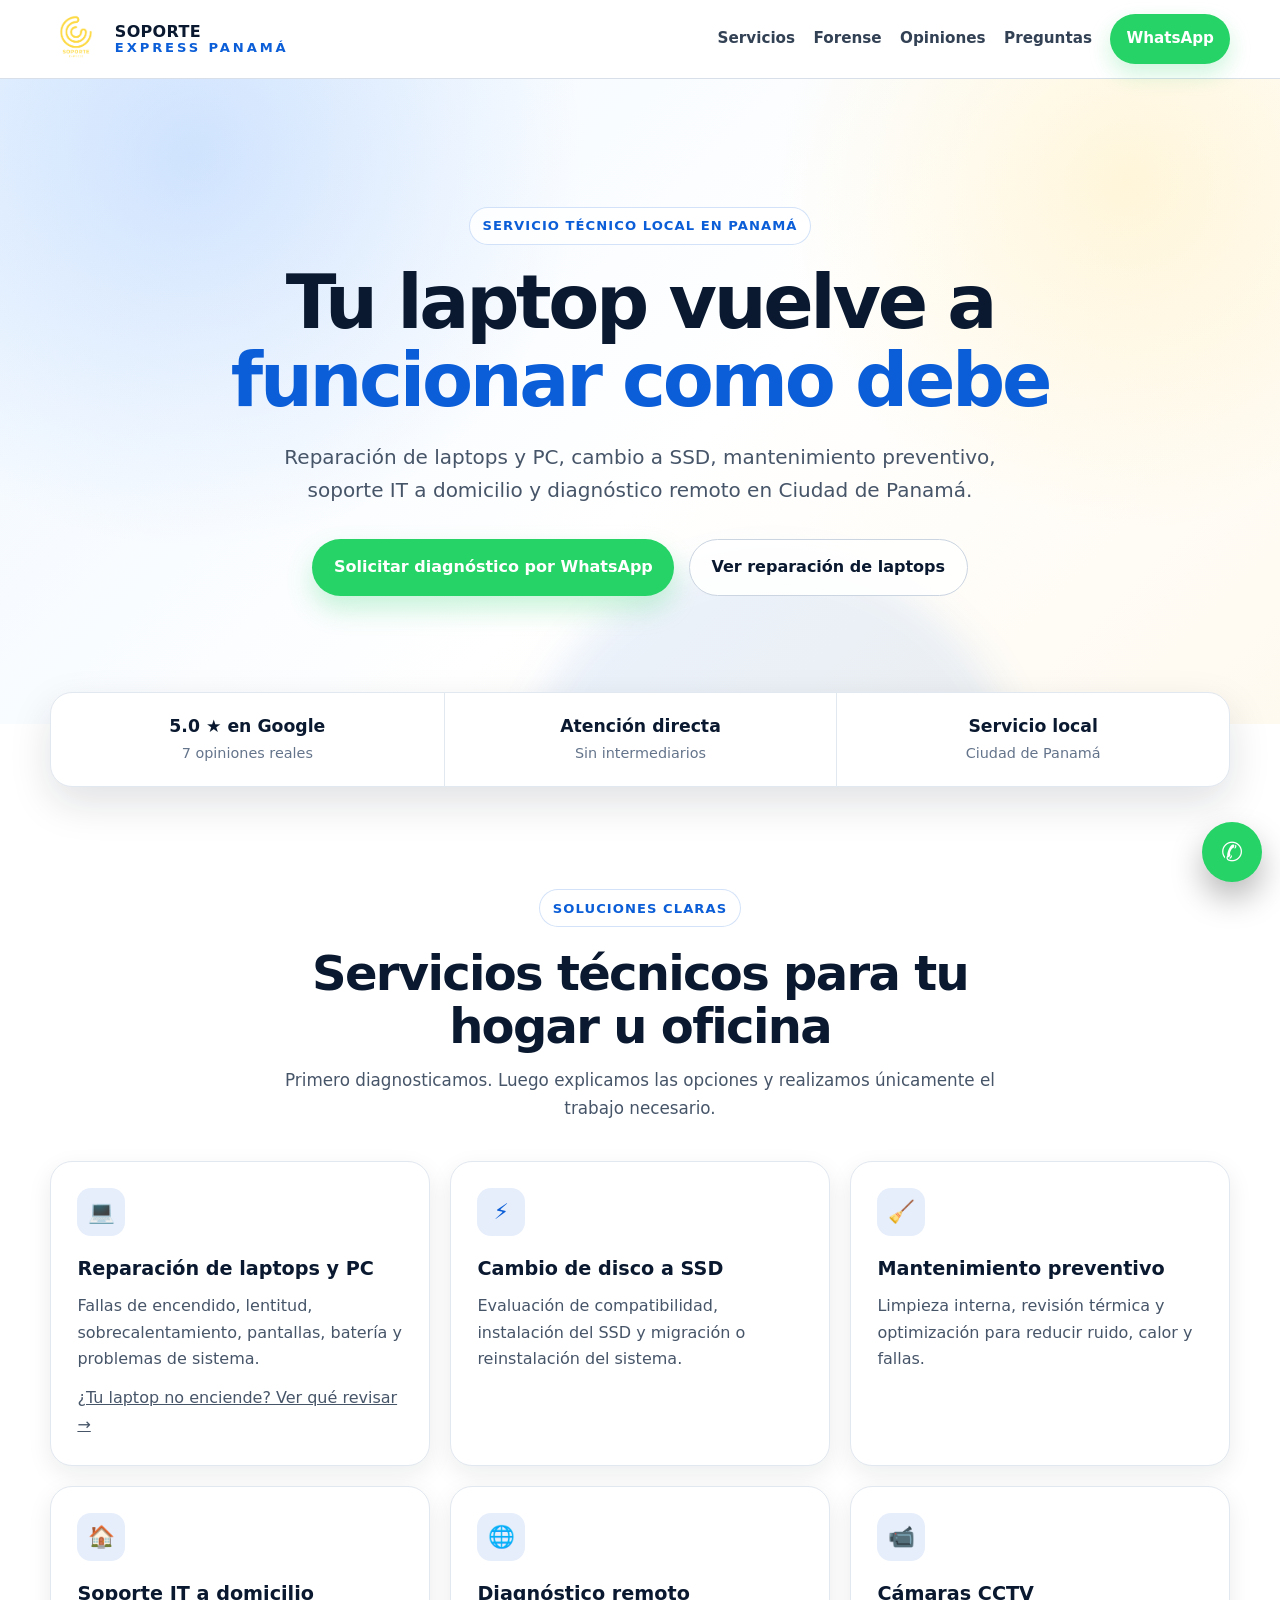
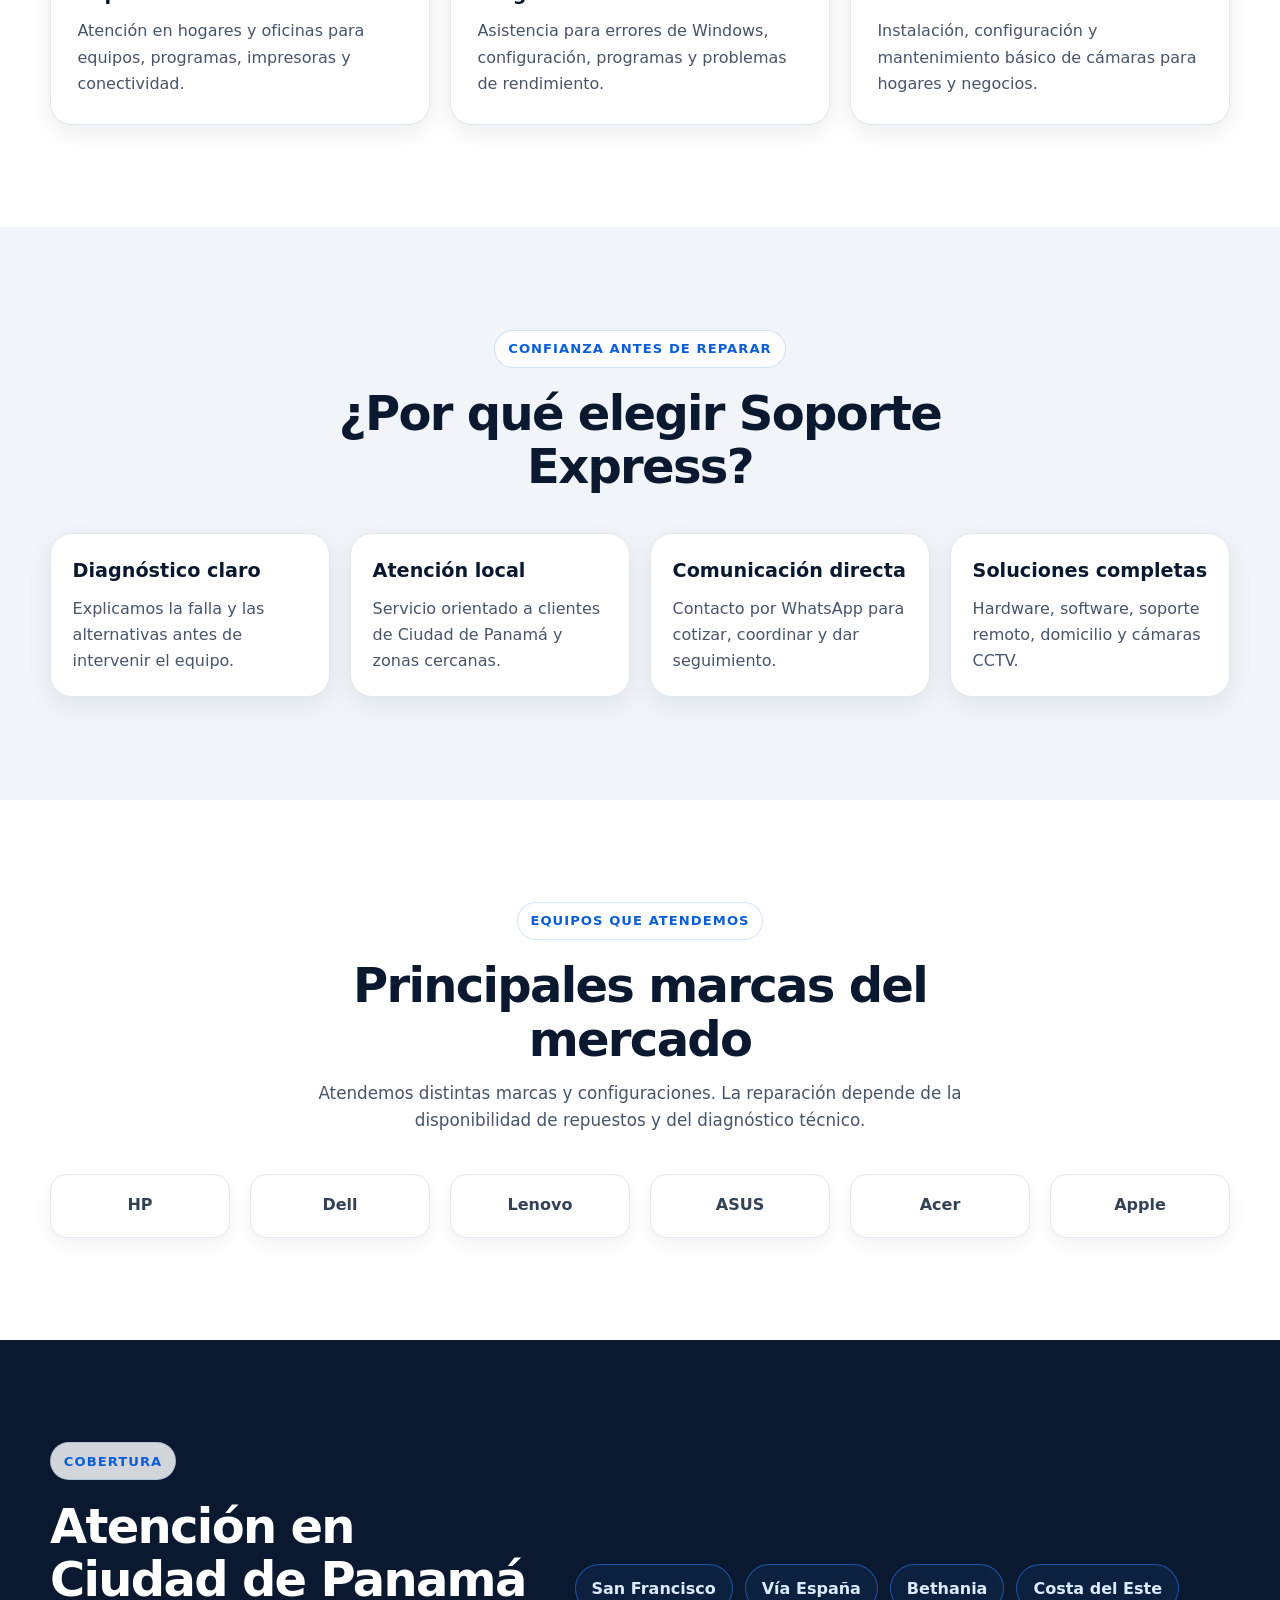
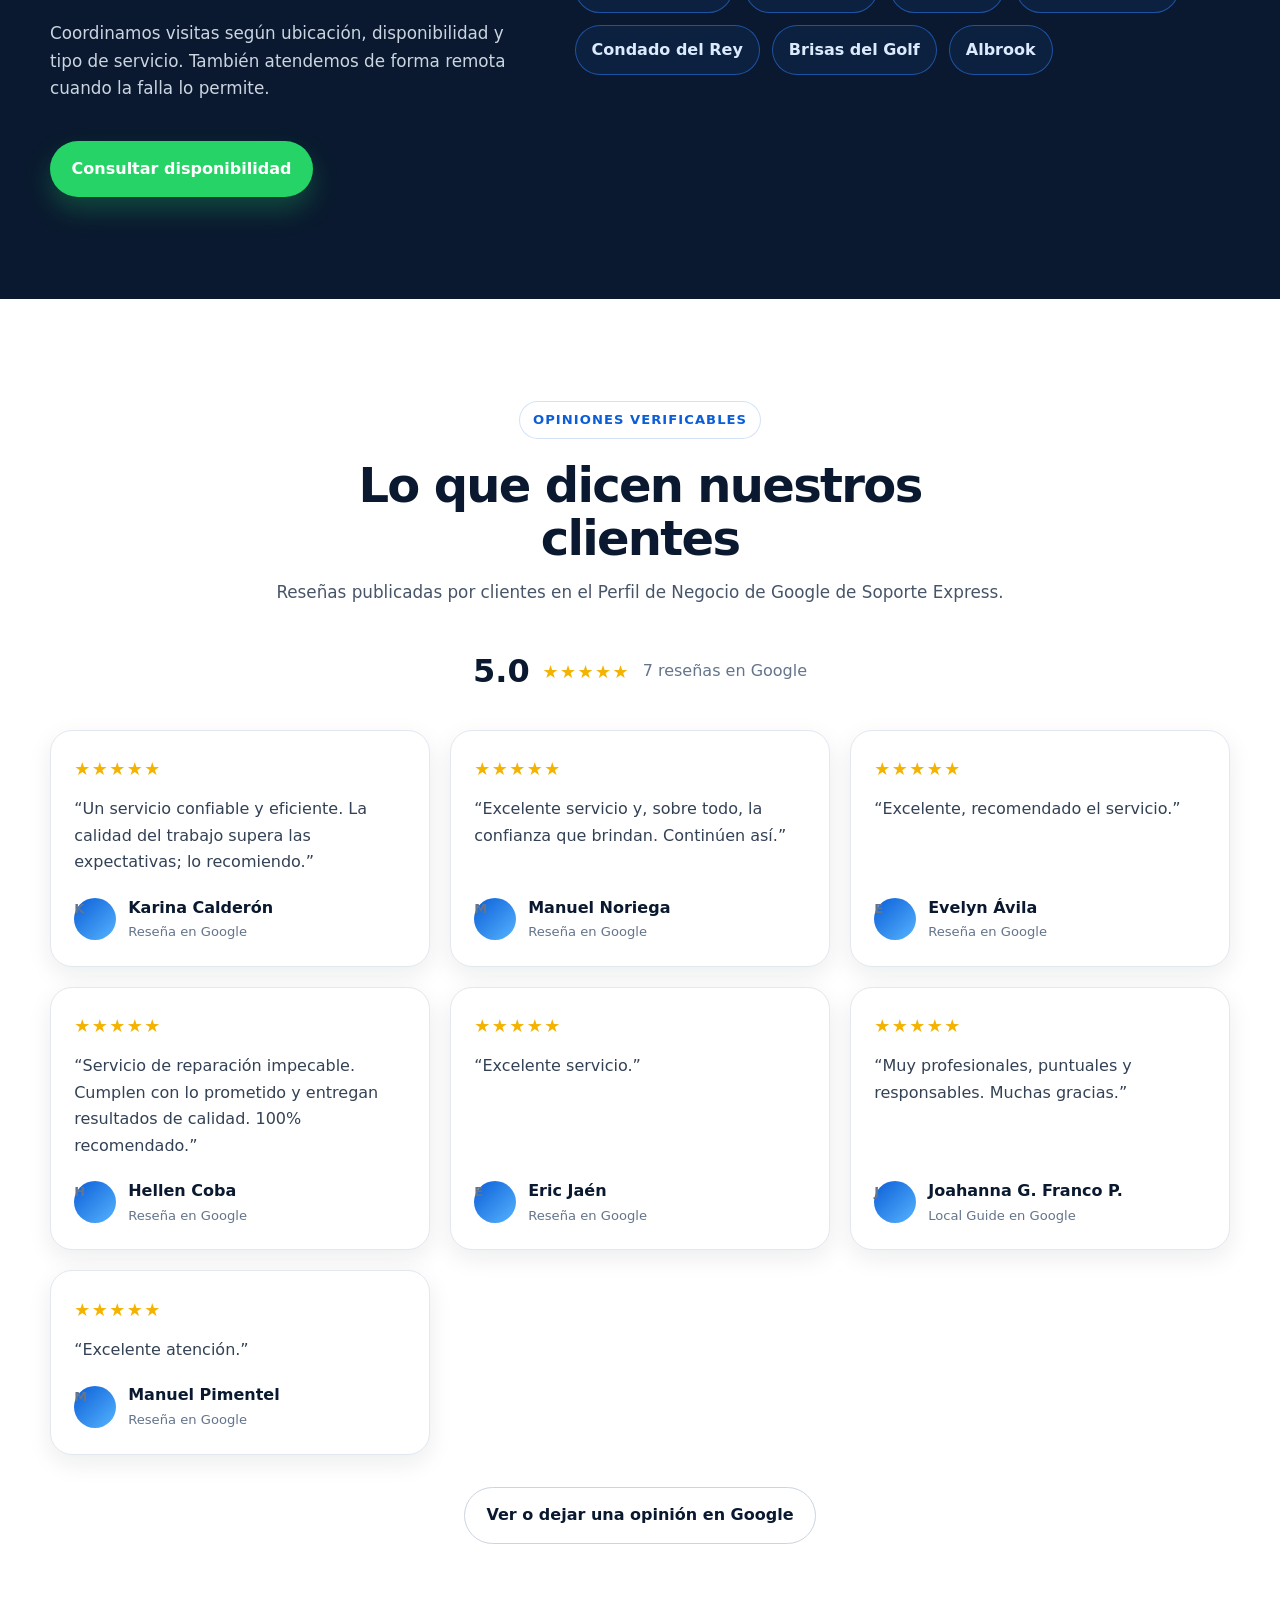
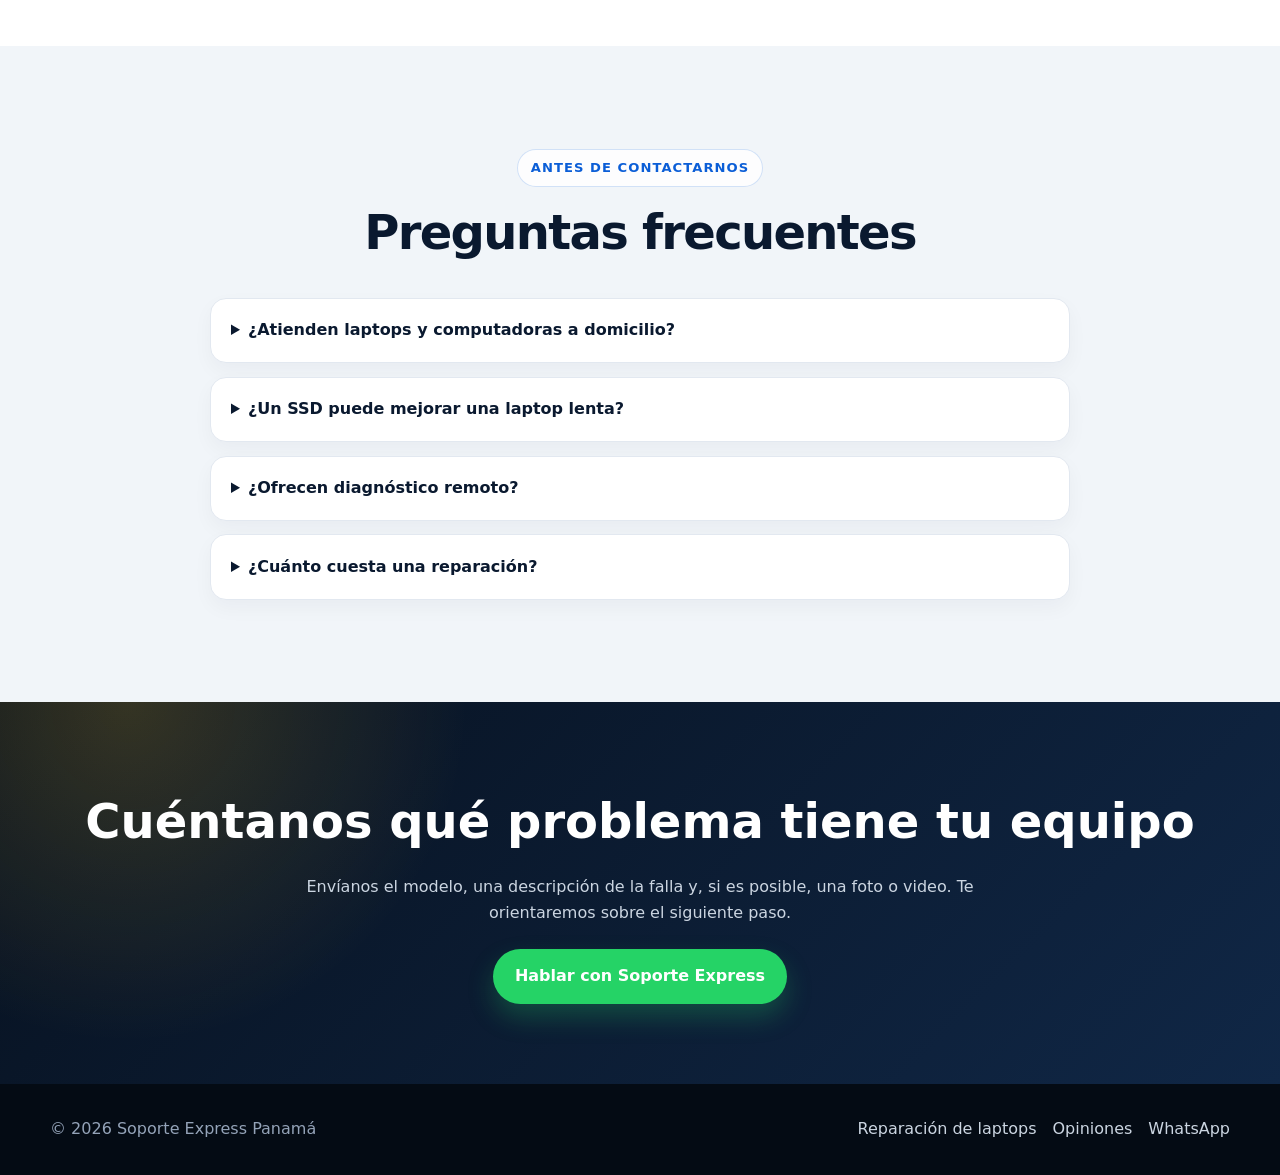
<file: index.html>
<!doctype html>
<html lang="es-PA">
<head>
  <meta charset="utf-8">
  <meta name="viewport" content="width=device-width, initial-scale=1">
  <meta name="google-site-verification" content="LdEDByQbOXHiYJCBHhg4-czA5VT-RFM37M4ATJJMz9c">
  <meta name="robots" content="index,follow,max-image-preview:large">
  <meta name="theme-color" content="#0a192f">
  <!-- Google tag -->
  <script async src="https://www.googletagmanager.com/gtag/js?id=AW-663937271"></script>
  <script>
    window.dataLayer = window.dataLayer || [];

    function gtag() {
      dataLayer.push(arguments);
    }

    gtag('js', new Date());
    gtag('config', 'AW-663937271');

    function gtag_report_conversion(url) {
      var callback = function () {
        if (typeof url !== 'undefined') {
          window.location = url;
        }
      };

      gtag('event', 'conversion', {
        'send_to': 'AW-663937271/U_QYCPOHrLUdEPfBy7wC',
        'value': 1.0,
        'currency': 'USD',
        'event_callback': callback
      });

      return false;
    }
  </script>

  <title>Reparación de Laptops y Soporte Técnico en Panamá | Soporte Express</title>
  <meta name="description" content="Reparación de laptops y PC en Ciudad de Panamá. Cambio a SSD, mantenimiento, soporte IT a domicilio y diagnóstico por WhatsApp.">
  <link rel="canonical" href="https://soporteexpresspa.com/">
  <link rel="icon" href="logo.png" type="image/png">
  <link rel="stylesheet" href="styles.css">

  <meta property="og:type" content="website">
  <meta property="og:locale" content="es_PA">
  <meta property="og:title" content="Soporte Express | Reparación de Laptops en Panamá">
  <meta property="og:description" content="Servicio técnico para laptops y PC, cambio a SSD, mantenimiento y atención a domicilio en Ciudad de Panamá.">
  <meta property="og:url" content="https://soporteexpresspa.com/">
  <meta property="og:image" content="https://soporteexpresspa.com/logo.png">
  <meta name="twitter:card" content="summary_large_image">

  <script type="application/ld+json">
  {
    "@context": "https://schema.org",
    "@type": "ProfessionalService",
    "name": "Soporte Express Panamá",
    "url": "https://soporteexpresspa.com/",
    "logo": "https://soporteexpresspa.com/logo.png",
    "image": "https://soporteexpresspa.com/logo.png",
    "telephone": "+50765011249",
    "priceRange": "$$",
    "description": "Servicio técnico para laptops y computadoras en Ciudad de Panamá, con mantenimiento, cambio a SSD, soporte IT a domicilio y diagnóstico remoto.",
    "areaServed": {
      "@type": "City",
      "name": "Ciudad de Panamá"
    },
    "contactPoint": {
      "@type": "ContactPoint",
      "telephone": "+50765011249",
      "contactType": "customer support",
      "availableLanguage": "Spanish"
    },
    "hasOfferCatalog": {
      "@type": "OfferCatalog",
      "name": "Servicios técnicos",
      "itemListElement": [
        {"@type":"Offer","itemOffered":{"@type":"Service","name":"Reparación de laptops y PC"}},
        {"@type":"Offer","itemOffered":{"@type":"Service","name":"Cambio de disco mecánico a SSD"}},
        {"@type":"Offer","itemOffered":{"@type":"Service","name":"Mantenimiento preventivo y limpieza interna"}},
        {"@type":"Offer","itemOffered":{"@type":"Service","name":"Soporte IT a domicilio"}},
        {"@type":"Offer","itemOffered":{"@type":"Service","name":"Diagnóstico y soporte remoto"}},
        {"@type":"Offer","itemOffered":{"@type":"Service","name":"Instalación y configuración de cámaras CCTV"}}
      ]
    }
  }
  </script>

  <script type="application/ld+json">
  {
    "@context": "https://schema.org",
    "@type": "FAQPage",
    "mainEntity": [
      {
        "@type": "Question",
        "name": "¿Atienden laptops y computadoras a domicilio?",
        "acceptedAnswer": {"@type":"Answer","text":"Sí. Soporte Express ofrece atención técnica en hogares y oficinas dentro de Ciudad de Panamá, según disponibilidad y tipo de falla."}
      },
      {
        "@type": "Question",
        "name": "¿Un SSD puede mejorar una laptop lenta?",
        "acceptedAnswer": {"@type":"Answer","text":"En equipos que todavía usan disco mecánico, cambiar a SSD puede reducir de forma notable los tiempos de arranque y apertura de programas. Primero se realiza un diagnóstico para confirmar compatibilidad."}
      },
      {
        "@type": "Question",
        "name": "¿Ofrecen diagnóstico remoto?",
        "acceptedAnswer": {"@type":"Answer","text":"Sí. Algunos problemas de Windows, programas, configuración y rendimiento pueden diagnosticarse o resolverse de forma remota."}
      }
    ]
  }
  </script>
</head>
<body>
  <a class="skip-link" href="#contenido">Saltar al contenido</a>

  <header class="site-header">
    <div class="container header-inner">
      <a class="brand" href="./" aria-label="Inicio de Soporte Express">
        <img src="logo.png" alt="Logo de Soporte Express" width="52" height="52">
        <span class="brand-name"><span>Soporte</span><span>Express Panamá</span></span>
      </a>
      <nav class="main-nav" aria-label="Navegación principal">
        <a href="#servicios">Servicios</a>
        <a href="peritaje-forense.html">Forense</a>
        <a href="#opiniones">Opiniones</a>
        <a href="#preguntas">Preguntas</a>
        <a class="header-cta" href="https://wa.link/58tz4e" onclick="return gtag_report_conversion(this.href);" rel="noopener">WhatsApp</a>
      </nav>
    </div>
  </header>

  <main id="contenido">
    <section class="hero">
      <div class="container hero-content">
        <span class="eyebrow">Servicio técnico local en Panamá</span>
        <h1>Tu laptop vuelve a <strong>funcionar como debe</strong></h1>
        <p class="hero-lead">Reparación de laptops y PC, cambio a SSD, mantenimiento preventivo, soporte IT a domicilio y diagnóstico remoto en Ciudad de Panamá.</p>
        <div class="hero-actions">
          <a class="btn btn-primary" href="https://wa.link/58tz4e" onclick="return gtag_report_conversion(this.href);" rel="noopener">Solicitar diagnóstico por WhatsApp</a>
          <a class="btn btn-secondary" href="reparacion-laptops-panama.html">Ver reparación de laptops</a>
        </div>
      </div>
    </section>

    <section class="trust-strip" aria-label="Indicadores de confianza">
      <div class="container trust-grid">
        <div class="trust-item"><strong>5.0 ★ en Google</strong><span>7 opiniones reales</span></div>
        <div class="trust-item"><strong>Atención directa</strong><span>Sin intermediarios</span></div>
        <div class="trust-item"><strong>Servicio local</strong><span>Ciudad de Panamá</span></div>
      </div>
    </section>

    <section class="section" id="servicios">
      <div class="container">
        <div class="section-head">
          <span class="eyebrow">Soluciones claras</span>
          <h2>Servicios técnicos para tu hogar u oficina</h2>
          <p>Primero diagnosticamos. Luego explicamos las opciones y realizamos únicamente el trabajo necesario.</p>
        </div>

        <div class="services-grid">
          <article class="service-card">
            <div class="icon-box" aria-hidden="true">💻</div>
            <h3>Reparación de laptops y PC</h3>
            <p>Fallas de encendido, lentitud, sobrecalentamiento, pantallas, batería y problemas de sistema.</p>
            <p style="margin-top:.8rem"><a href="laptop-no-enciende-panama.html">¿Tu laptop no enciende? Ver qué revisar →</a></p>
          </article>
          <article class="service-card">
            <div class="icon-box" aria-hidden="true">⚡</div>
            <h3>Cambio de disco a SSD</h3>
            <p>Evaluación de compatibilidad, instalación del SSD y migración o reinstalación del sistema.</p>
          </article>
          <article class="service-card">
            <div class="icon-box" aria-hidden="true">🧹</div>
            <h3>Mantenimiento preventivo</h3>
            <p>Limpieza interna, revisión térmica y optimización para reducir ruido, calor y fallas.</p>
          </article>
          <article class="service-card">
            <div class="icon-box" aria-hidden="true">🏠</div>
            <h3>Soporte IT a domicilio</h3>
            <p>Atención en hogares y oficinas para equipos, programas, impresoras y conectividad.</p>
          </article>
          <article class="service-card">
            <div class="icon-box" aria-hidden="true">🌐</div>
            <h3>Diagnóstico remoto</h3>
            <p>Asistencia para errores de Windows, configuración, programas y problemas de rendimiento.</p>
          </article>
          <article class="service-card">
            <div class="icon-box" aria-hidden="true">📹</div>
            <h3>Cámaras CCTV</h3>
            <p>Instalación, configuración y mantenimiento básico de cámaras para hogares y negocios.</p>
          </article>
        </div>
      </div>
    </section>

    <section class="section section-muted">
      <div class="container">
        <div class="section-head">
          <span class="eyebrow">Confianza antes de reparar</span>
          <h2>¿Por qué elegir Soporte Express?</h2>
        </div>
        <div class="reasons-grid">
          <article class="reason-card"><h3>Diagnóstico claro</h3><p>Explicamos la falla y las alternativas antes de intervenir el equipo.</p></article>
          <article class="reason-card"><h3>Atención local</h3><p>Servicio orientado a clientes de Ciudad de Panamá y zonas cercanas.</p></article>
          <article class="reason-card"><h3>Comunicación directa</h3><p>Contacto por WhatsApp para cotizar, coordinar y dar seguimiento.</p></article>
          <article class="reason-card"><h3>Soluciones completas</h3><p>Hardware, software, soporte remoto, domicilio y cámaras CCTV.</p></article>
        </div>
      </div>
    </section>

    <section class="section">
      <div class="container">
        <div class="section-head">
          <span class="eyebrow">Equipos que atendemos</span>
          <h2>Principales marcas del mercado</h2>
          <p>Atendemos distintas marcas y configuraciones. La reparación depende de la disponibilidad de repuestos y del diagnóstico técnico.</p>
        </div>
        <div class="brand-grid" aria-label="Marcas de equipos atendidas">
          <div class="brand-pill">HP</div>
          <div class="brand-pill">Dell</div>
          <div class="brand-pill">Lenovo</div>
          <div class="brand-pill">ASUS</div>
          <div class="brand-pill">Acer</div>
          <div class="brand-pill">Apple</div>
        </div>
      </div>
    </section>

    <section class="section section-dark" id="cobertura">
      <div class="container coverage-wrap">
        <div class="coverage-copy">
          <div class="section-head left">
            <span class="eyebrow">Cobertura</span>
            <h2>Atención en Ciudad de Panamá</h2>
            <p>Coordinamos visitas según ubicación, disponibilidad y tipo de servicio. También atendemos de forma remota cuando la falla lo permite.</p>
          </div>
          <a class="btn btn-primary" href="https://wa.link/58tz4e" onclick="return gtag_report_conversion(this.href);" rel="noopener">Consultar disponibilidad</a>
        </div>
        <div class="tags">
          <span class="tag">San Francisco</span>
          <span class="tag">Vía España</span>
          <span class="tag">Bethania</span>
          <span class="tag">Costa del Este</span>
          <span class="tag">Condado del Rey</span>
          <span class="tag">Brisas del Golf</span>
          <span class="tag">Albrook</span>
        </div>
      </div>
    </section>

    <section class="section" id="opiniones">
      <div class="container">
        <div class="section-head">
          <span class="eyebrow">Opiniones verificables</span>
          <h2>Lo que dicen nuestros clientes</h2>
          <p>Reseñas publicadas por clientes en el Perfil de Negocio de Google de Soporte Express.</p>
        </div>

        <div class="rating-summary" aria-label="Calificación de 5 estrellas basada en 7 reseñas">
          <span class="rating-score">5.0</span>
          <span class="stars" aria-hidden="true">★★★★★</span>
          <span class="rating-copy">7 reseñas en Google</span>
        </div>

        <div class="reviews-grid">
          <article class="review-card">
            <div class="stars" aria-label="5 estrellas">★★★★★</div>
            <blockquote>“Un servicio confiable y eficiente. La calidad del trabajo supera las expectativas; lo recomiendo.”</blockquote>
            <div class="review-author"><span class="avatar">K</span><div><strong>Karina Calderón</strong><span>Reseña en Google</span></div></div>
          </article>
          <article class="review-card">
            <div class="stars" aria-label="5 estrellas">★★★★★</div>
            <blockquote>“Excelente servicio y, sobre todo, la confianza que brindan. Continúen así.”</blockquote>
            <div class="review-author"><span class="avatar">M</span><div><strong>Manuel Noriega</strong><span>Reseña en Google</span></div></div>
          </article>
          <article class="review-card">
            <div class="stars" aria-label="5 estrellas">★★★★★</div>
            <blockquote>“Excelente, recomendado el servicio.”</blockquote>
            <div class="review-author"><span class="avatar">E</span><div><strong>Evelyn Ávila</strong><span>Reseña en Google</span></div></div>
          </article>
          <article class="review-card">
            <div class="stars" aria-label="5 estrellas">★★★★★</div>
            <blockquote>“Servicio de reparación impecable. Cumplen con lo prometido y entregan resultados de calidad. 100% recomendado.”</blockquote>
            <div class="review-author"><span class="avatar">H</span><div><strong>Hellen Coba</strong><span>Reseña en Google</span></div></div>
          </article>
          <article class="review-card">
            <div class="stars" aria-label="5 estrellas">★★★★★</div>
            <blockquote>“Excelente servicio.”</blockquote>
            <div class="review-author"><span class="avatar">E</span><div><strong>Eric Jaén</strong><span>Reseña en Google</span></div></div>
          </article>
          <article class="review-card">
            <div class="stars" aria-label="5 estrellas">★★★★★</div>
            <blockquote>“Muy profesionales, puntuales y responsables. Muchas gracias.”</blockquote>
            <div class="review-author"><span class="avatar">J</span><div><strong>Joahanna G. Franco P.</strong><span>Local Guide en Google</span></div></div>
          </article>
          <article class="review-card">
            <div class="stars" aria-label="5 estrellas">★★★★★</div>
            <blockquote>“Excelente atención.”</blockquote>
            <div class="review-author"><span class="avatar">M</span><div><strong>Manuel Pimentel</strong><span>Reseña en Google</span></div></div>
          </article>
        </div>

        <div class="reviews-cta">
          <a class="btn btn-secondary" href="https://g.page/r/Ce-2ZlfCBTl7EAE/review" target="_blank" rel="noopener">Ver o dejar una opinión en Google</a>
        </div>
      </div>
    </section>

    <section class="section section-muted" id="preguntas">
      <div class="container">
        <div class="section-head">
          <span class="eyebrow">Antes de contactarnos</span>
          <h2>Preguntas frecuentes</h2>
        </div>
        <div class="faq-list">
          <details>
            <summary>¿Atienden laptops y computadoras a domicilio?</summary>
            <p>Sí. Coordinamos atención en hogares y oficinas de Ciudad de Panamá según la ubicación, la disponibilidad y el tipo de falla.</p>
          </details>
          <details>
            <summary>¿Un SSD puede mejorar una laptop lenta?</summary>
            <p>En equipos que todavía usan disco mecánico, el cambio a SSD puede reducir considerablemente el tiempo de arranque y apertura de programas. Primero verificamos compatibilidad y estado general.</p>
          </details>
          <details>
            <summary>¿Ofrecen diagnóstico remoto?</summary>
            <p>Sí. Algunos errores de Windows, programas, configuración y rendimiento pueden revisarse o resolverse remotamente.</p>
          </details>
          <details>
            <summary>¿Cuánto cuesta una reparación?</summary>
            <p>El costo depende de la falla, el modelo y los repuestos necesarios. Puedes enviar por WhatsApp el modelo del equipo y una descripción del problema para una orientación inicial.</p>
          </details>
        </div>
      </div>
    </section>

    <section class="final-cta">
      <div class="container">
        <h2>Cuéntanos qué problema tiene tu equipo</h2>
        <p>Envíanos el modelo, una descripción de la falla y, si es posible, una foto o video. Te orientaremos sobre el siguiente paso.</p>
        <a class="btn btn-primary" href="https://wa.link/58tz4e" onclick="return gtag_report_conversion(this.href);" rel="noopener">Hablar con Soporte Express</a>
      </div>
    </section>
  </main>

  <footer class="site-footer">
    <div class="container footer-inner">
      <p>© 2026 Soporte Express Panamá</p>
      <nav class="footer-links" aria-label="Enlaces del pie de página">
        <a href="reparacion-laptops-panama.html">Reparación de laptops</a>
        <a href="#opiniones">Opiniones</a>
        <a href="https://wa.link/58tz4e" onclick="return gtag_report_conversion(this.href);" rel="noopener">WhatsApp</a>
      </nav>
    </div>
  </footer>

  <a class="wa-float" href="https://wa.link/58tz4e" onclick="return gtag_report_conversion(this.href);" rel="noopener" aria-label="Contactar a Soporte Express por WhatsApp">✆</a>
</body>
</html>
</file>
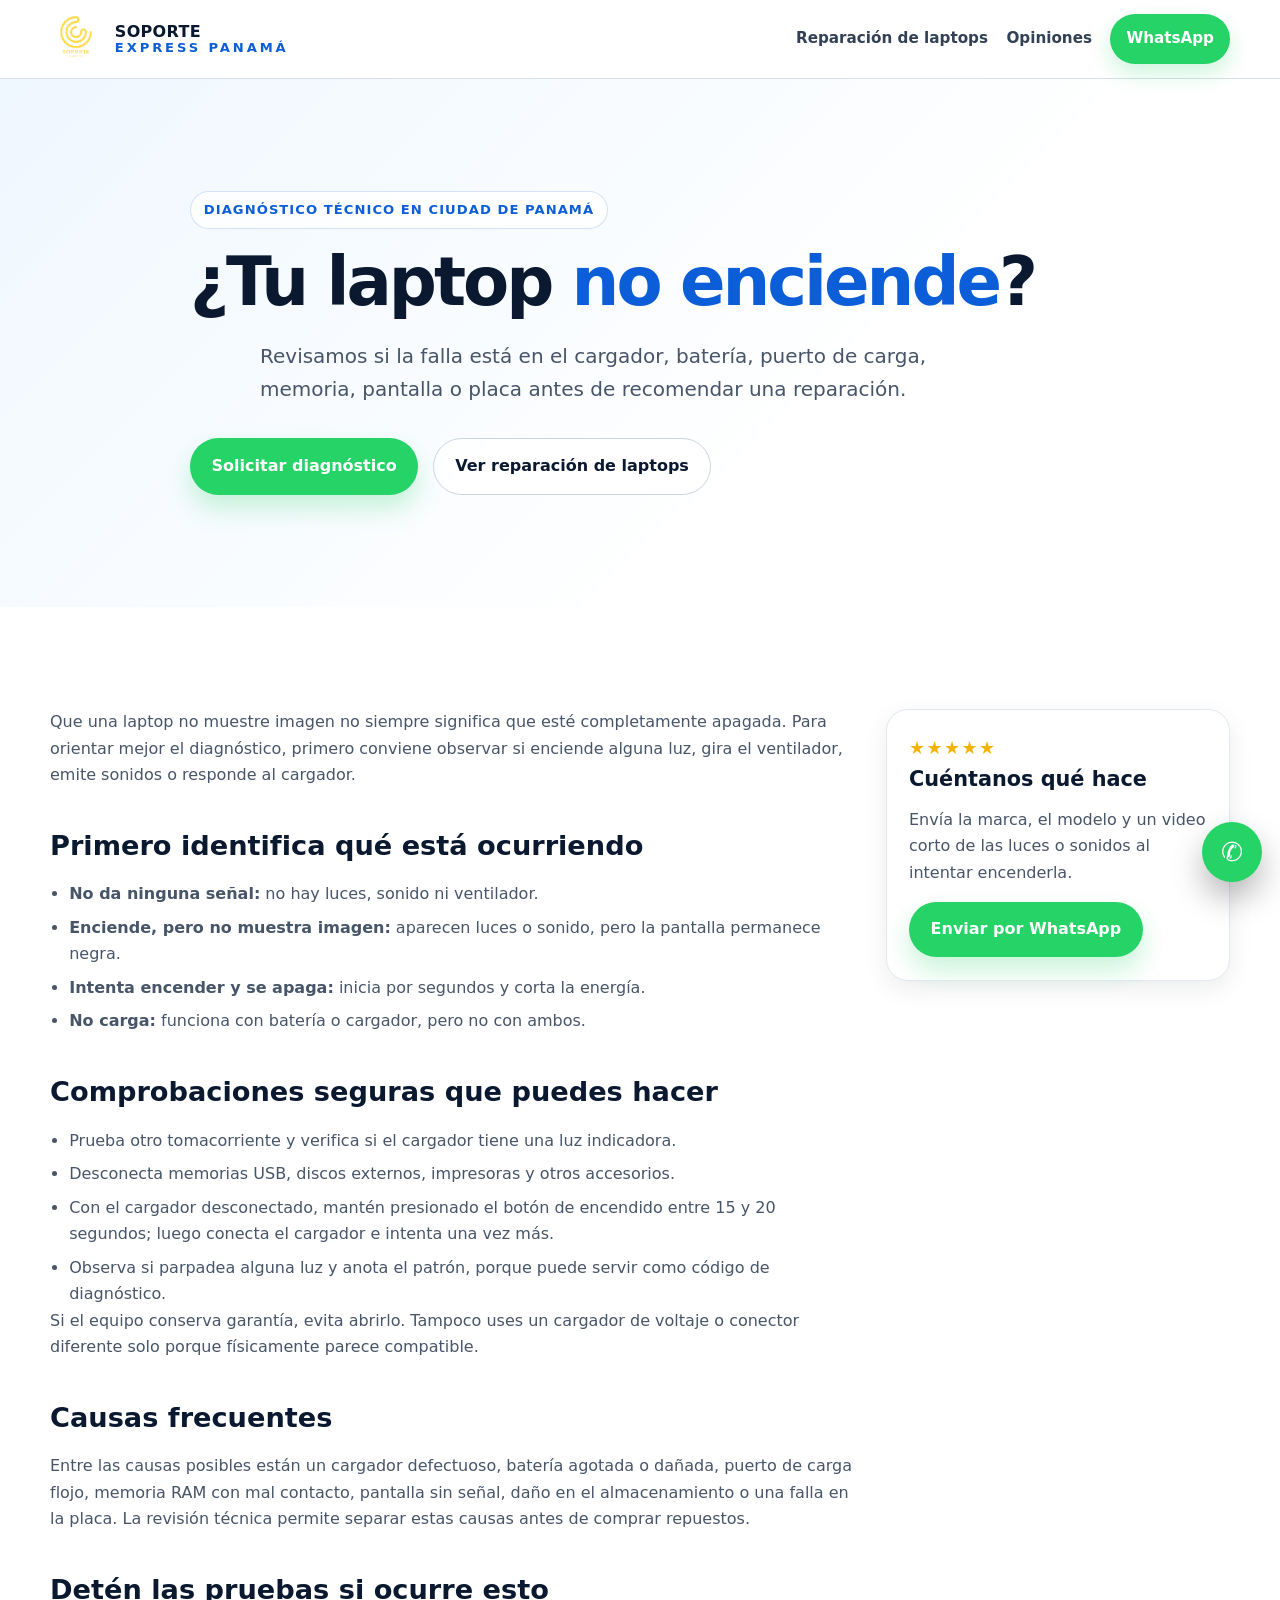
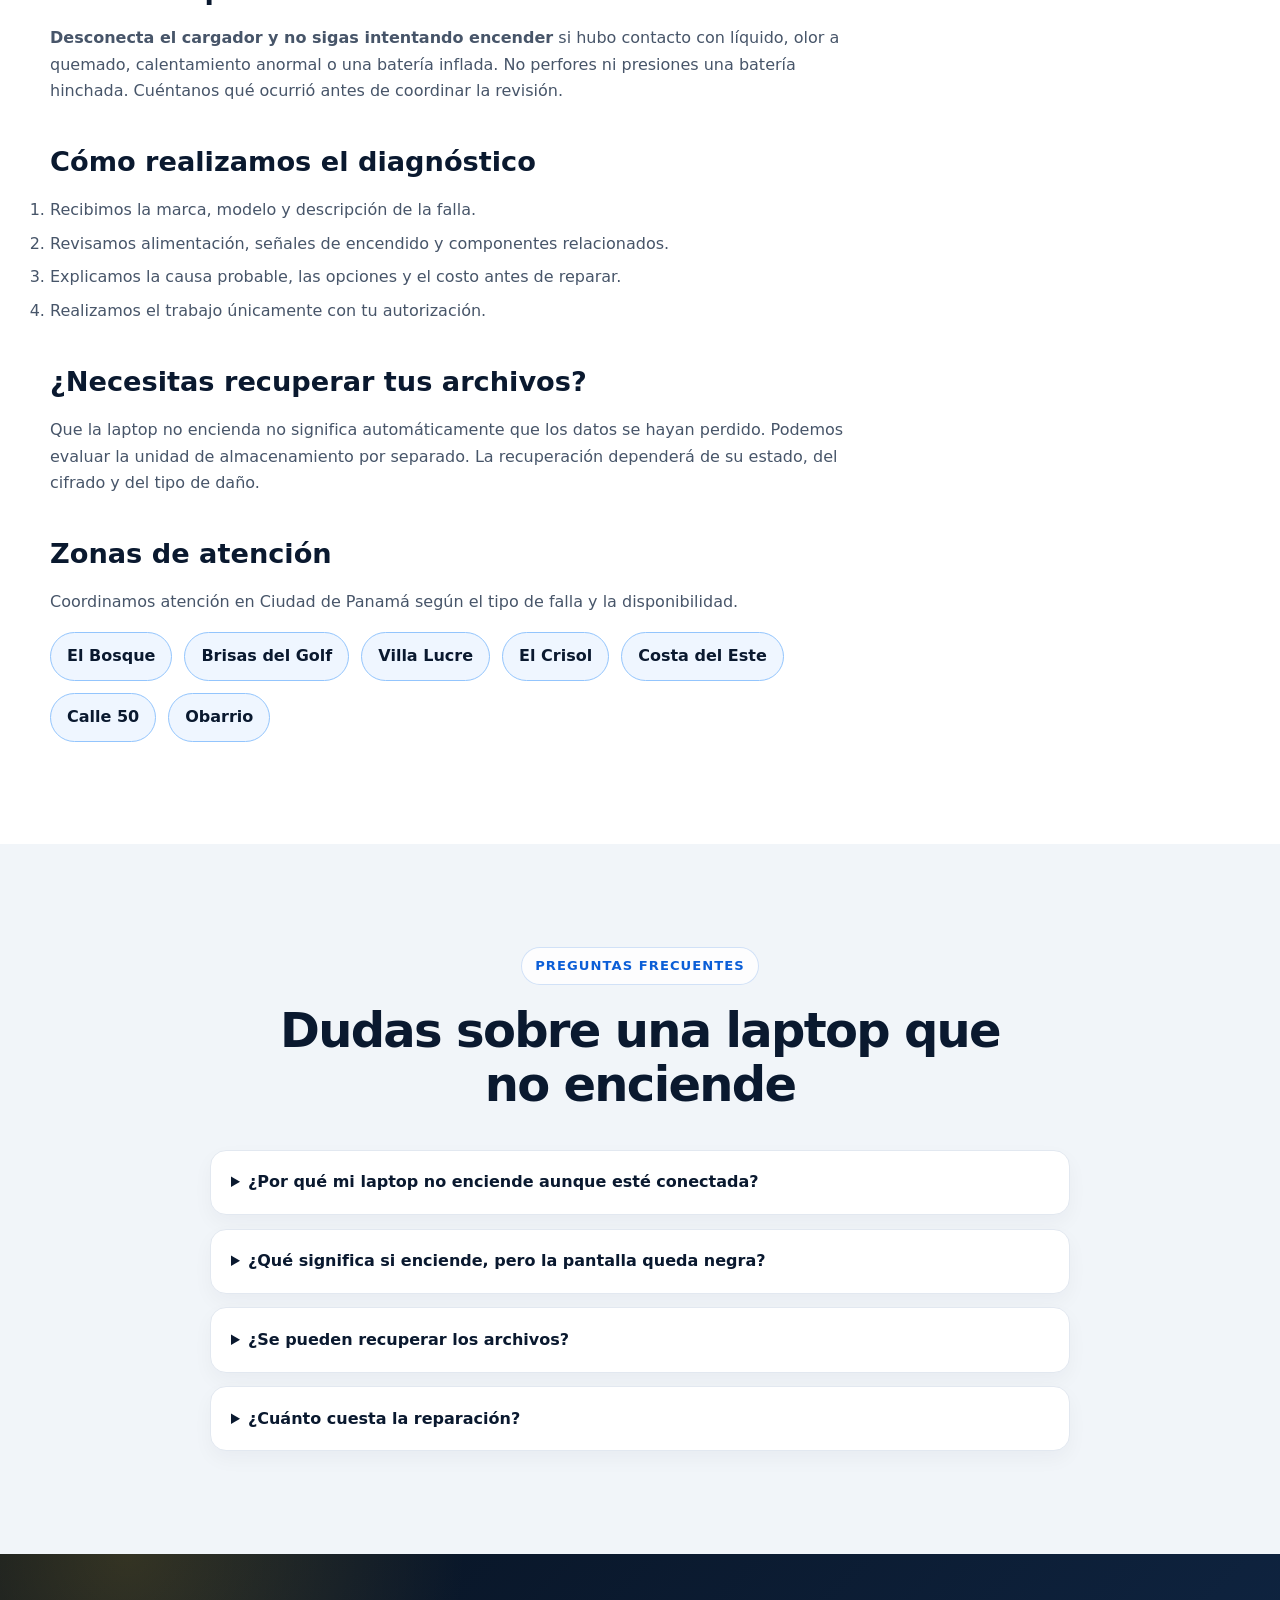
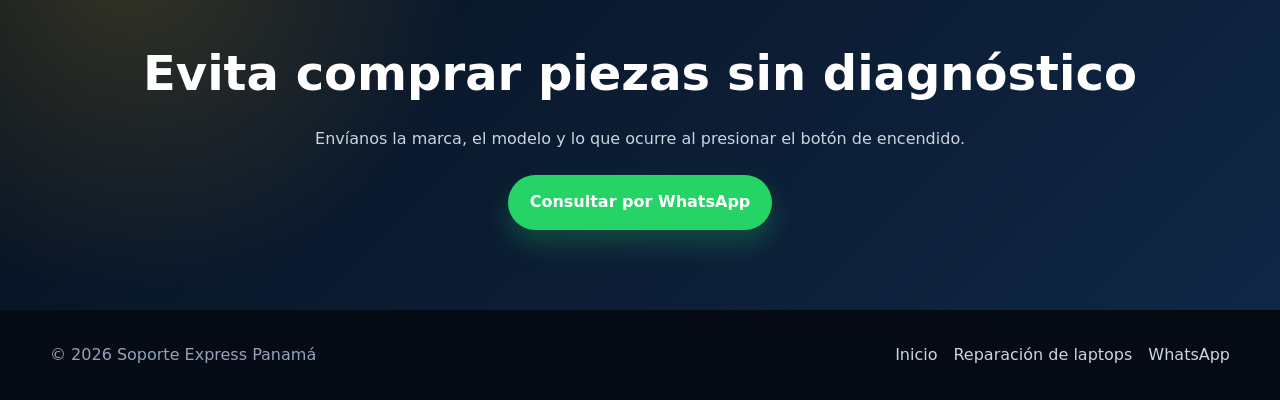
<file: laptop-no-enciende-panama.html>
<!doctype html>
<html lang="es-PA">
<head>
  <meta charset="utf-8">
  <meta name="viewport" content="width=device-width, initial-scale=1">
  <meta name="robots" content="index,follow,max-image-preview:large">
  <meta name="theme-color" content="#0a192f">

  <!-- Google tag -->
  <script async src="https://www.googletagmanager.com/gtag/js?id=AW-663937271"></script>
  <script>
    window.dataLayer = window.dataLayer || [];

    function gtag() {
      dataLayer.push(arguments);
    }

    gtag('js', new Date());
    gtag('config', 'AW-663937271');

    function gtag_report_conversion(url) {
      var callback = function () {
        if (typeof url !== 'undefined') {
          window.location = url;
        }
      };

      gtag('event', 'conversion', {
        'send_to': 'AW-663937271/U_QYCPOHrLUdEPfBy7wC',
        'value': 1.0,
        'currency': 'USD',
        'event_callback': callback
      });

      return false;
    }
  </script>

  <title>Laptop No Enciende en Panamá | Diagnóstico | Soporte Express</title>
  <meta name="description" content="¿Tu laptop no enciende o enciende sin imagen? Diagnóstico técnico en Ciudad de Panamá para cargador, batería, puerto, memoria, pantalla y placa.">
  <link rel="canonical" href="https://soporteexpresspa.com/laptop-no-enciende-panama.html">
  <link rel="icon" href="logo.png" type="image/png">
  <link rel="stylesheet" href="styles.css">

  <meta property="og:type" content="article">
  <meta property="og:locale" content="es_PA">
  <meta property="og:title" content="¿Tu laptop no enciende? Diagnóstico en Ciudad de Panamá">
  <meta property="og:description" content="Identificamos si la falla está en la alimentación, batería, pantalla, memoria u otro componente antes de cotizar la reparación.">
  <meta property="og:url" content="https://soporteexpresspa.com/laptop-no-enciende-panama.html">
  <meta property="og:image" content="https://soporteexpresspa.com/logo.png">

  <script type="application/ld+json">
  {
    "@context": "https://schema.org",
    "@graph": [
      {
        "@type": "Service",
        "name": "Diagnóstico de laptop que no enciende en Panamá",
        "url": "https://soporteexpresspa.com/laptop-no-enciende-panama.html",
        "serviceType": "Diagnóstico y reparación de laptops que no encienden",
        "provider": {
          "@type": "ProfessionalService",
          "name": "Soporte Express Panamá",
          "url": "https://soporteexpresspa.com/",
          "telephone": "+50765011249"
        },
        "areaServed": {
          "@type": "City",
          "name": "Ciudad de Panamá"
        }
      },
      {
        "@type": "FAQPage",
        "mainEntity": [
          {
            "@type": "Question",
            "name": "¿Por qué mi laptop no enciende aunque esté conectada?",
            "acceptedAnswer": {
              "@type": "Answer",
              "text": "La causa puede estar en el tomacorriente, cargador, batería, puerto de carga, botón de encendido, memoria o placa. Se necesita diagnóstico para identificarla sin cambiar piezas innecesariamente."
            }
          },
          {
            "@type": "Question",
            "name": "¿Qué significa si la laptop enciende pero la pantalla queda negra?",
            "acceptedAnswer": {
              "@type": "Answer",
              "text": "Si aparecen luces o se escucha el ventilador, puede tratarse de una falla de pantalla, memoria, video o arranque. No es el mismo caso que una laptop sin señales de energía."
            }
          },
          {
            "@type": "Question",
            "name": "¿Se pueden recuperar los archivos si la laptop no enciende?",
            "acceptedAnswer": {
              "@type": "Answer",
              "text": "En muchos casos sí, siempre que la unidad de almacenamiento no esté dañada o cifrada. Primero se evalúan el equipo y el estado del disco o SSD."
            }
          },
          {
            "@type": "Question",
            "name": "¿Cuánto cuesta reparar una laptop que no enciende?",
            "acceptedAnswer": {
              "@type": "Answer",
              "text": "El costo depende de la causa y de los repuestos necesarios. Soporte Express revisa el equipo y explica las opciones antes de autorizar la reparación."
            }
          }
        ]
      }
    ]
  }
  </script>
</head>
<body>
  <a class="skip-link" href="#contenido">Saltar al contenido</a>

  <header class="site-header">
    <div class="container header-inner">
      <a class="brand" href="./" aria-label="Inicio de Soporte Express">
        <img src="logo.png" alt="Logo de Soporte Express" width="52" height="52">
        <span class="brand-name"><span>Soporte</span><span>Express Panamá</span></span>
      </a>
      <nav class="main-nav" aria-label="Navegación principal">
        <a href="reparacion-laptops-panama.html">Reparación de laptops</a>
        <a href="./#opiniones">Opiniones</a>
        <a class="header-cta" href="https://wa.me/50765011249?text=Hola%2C%20mi%20laptop%20no%20enciende.%20Marca%20y%20modelo%3A%20____.%20Esto%20es%20lo%20que%20ocurre%3A%20____." onclick="return gtag_report_conversion(this.href);" rel="noopener">WhatsApp</a>
      </nav>
    </div>
  </header>

  <main id="contenido">
    <section class="page-hero">
      <div class="container">
        <span class="eyebrow">Diagnóstico técnico en Ciudad de Panamá</span>
        <h1>¿Tu laptop <strong>no enciende</strong>?</h1>
        <p class="hero-lead">Revisamos si la falla está en el cargador, batería, puerto de carga, memoria, pantalla o placa antes de recomendar una reparación.</p>
        <div class="hero-actions" style="justify-content:flex-start">
          <a class="btn btn-primary" href="https://wa.me/50765011249?text=Hola%2C%20mi%20laptop%20no%20enciende.%20Marca%20y%20modelo%3A%20____.%20Esto%20es%20lo%20que%20ocurre%3A%20____." onclick="return gtag_report_conversion(this.href);" rel="noopener">Solicitar diagnóstico</a>
          <a class="btn btn-secondary" href="reparacion-laptops-panama.html">Ver reparación de laptops</a>
        </div>
      </div>
    </section>

    <section class="section">
      <div class="container content-grid">
        <article class="prose">
          <p>Que una laptop no muestre imagen no siempre significa que esté completamente apagada. Para orientar mejor el diagnóstico, primero conviene observar si enciende alguna luz, gira el ventilador, emite sonidos o responde al cargador.</p>

          <h2>Primero identifica qué está ocurriendo</h2>
          <ul>
            <li><strong>No da ninguna señal:</strong> no hay luces, sonido ni ventilador.</li>
            <li><strong>Enciende, pero no muestra imagen:</strong> aparecen luces o sonido, pero la pantalla permanece negra.</li>
            <li><strong>Intenta encender y se apaga:</strong> inicia por segundos y corta la energía.</li>
            <li><strong>No carga:</strong> funciona con batería o cargador, pero no con ambos.</li>
          </ul>

          <h2>Comprobaciones seguras que puedes hacer</h2>
          <ul>
            <li>Prueba otro tomacorriente y verifica si el cargador tiene una luz indicadora.</li>
            <li>Desconecta memorias USB, discos externos, impresoras y otros accesorios.</li>
            <li>Con el cargador desconectado, mantén presionado el botón de encendido entre 15 y 20 segundos; luego conecta el cargador e intenta una vez más.</li>
            <li>Observa si parpadea alguna luz y anota el patrón, porque puede servir como código de diagnóstico.</li>
          </ul>
          <p>Si el equipo conserva garantía, evita abrirlo. Tampoco uses un cargador de voltaje o conector diferente solo porque físicamente parece compatible.</p>

          <h2>Causas frecuentes</h2>
          <p>Entre las causas posibles están un cargador defectuoso, batería agotada o dañada, puerto de carga flojo, memoria RAM con mal contacto, pantalla sin señal, daño en el almacenamiento o una falla en la placa. La revisión técnica permite separar estas causas antes de comprar repuestos.</p>

          <h2>Detén las pruebas si ocurre esto</h2>
          <p><strong>Desconecta el cargador y no sigas intentando encender</strong> si hubo contacto con líquido, olor a quemado, calentamiento anormal o una batería inflada. No perfores ni presiones una batería hinchada. Cuéntanos qué ocurrió antes de coordinar la revisión.</p>

          <h2>Cómo realizamos el diagnóstico</h2>
          <ol>
            <li>Recibimos la marca, modelo y descripción de la falla.</li>
            <li>Revisamos alimentación, señales de encendido y componentes relacionados.</li>
            <li>Explicamos la causa probable, las opciones y el costo antes de reparar.</li>
            <li>Realizamos el trabajo únicamente con tu autorización.</li>
          </ol>

          <h2>¿Necesitas recuperar tus archivos?</h2>
          <p>Que la laptop no encienda no significa automáticamente que los datos se hayan perdido. Podemos evaluar la unidad de almacenamiento por separado. La recuperación dependerá de su estado, del cifrado y del tipo de daño.</p>

          <h2>Zonas de atención</h2>
          <p>Coordinamos atención en Ciudad de Panamá según el tipo de falla y la disponibilidad.</p>
          <div class="tags" style="margin-top:1rem">
            <span class="tag" style="color:#0a192f;border-color:#93c5fd;background:#eff6ff">El Bosque</span>
            <span class="tag" style="color:#0a192f;border-color:#93c5fd;background:#eff6ff">Brisas del Golf</span>
            <span class="tag" style="color:#0a192f;border-color:#93c5fd;background:#eff6ff">Villa Lucre</span>
            <span class="tag" style="color:#0a192f;border-color:#93c5fd;background:#eff6ff">El Crisol</span>
            <span class="tag" style="color:#0a192f;border-color:#93c5fd;background:#eff6ff">Costa del Este</span>
            <span class="tag" style="color:#0a192f;border-color:#93c5fd;background:#eff6ff">Calle 50</span>
            <span class="tag" style="color:#0a192f;border-color:#93c5fd;background:#eff6ff">Obarrio</span>
          </div>
        </article>

        <aside class="info-card" aria-label="Contacto para diagnóstico">
          <div class="stars" aria-label="Calificación de 5 estrellas">★★★★★</div>
          <h2>Cuéntanos qué hace</h2>
          <p>Envía la marca, el modelo y un video corto de las luces o sonidos al intentar encenderla.</p>
          <a class="btn btn-primary" href="https://wa.me/50765011249?text=Hola%2C%20mi%20laptop%20no%20enciende.%20Marca%20y%20modelo%3A%20____.%20Esto%20es%20lo%20que%20ocurre%3A%20____." onclick="return gtag_report_conversion(this.href);" rel="noopener">Enviar por WhatsApp</a>
        </aside>
      </div>
    </section>

    <section class="section section-muted" id="preguntas">
      <div class="container">
        <div class="section-head">
          <span class="eyebrow">Preguntas frecuentes</span>
          <h2>Dudas sobre una laptop que no enciende</h2>
        </div>
        <div class="faq-list">
          <details>
            <summary>¿Por qué mi laptop no enciende aunque esté conectada?</summary>
            <p>La causa puede estar en el tomacorriente, cargador, batería, puerto de carga, botón, memoria o placa. El diagnóstico permite identificarla sin cambiar piezas innecesariamente.</p>
          </details>
          <details>
            <summary>¿Qué significa si enciende, pero la pantalla queda negra?</summary>
            <p>Si aparecen luces o se escucha el ventilador, puede tratarse de pantalla, memoria, video o arranque. No es el mismo caso que una laptop sin señales de energía.</p>
          </details>
          <details>
            <summary>¿Se pueden recuperar los archivos?</summary>
            <p>En muchos casos sí, siempre que la unidad de almacenamiento no esté dañada o cifrada. Primero se evalúan el equipo y el estado del disco o SSD.</p>
          </details>
          <details>
            <summary>¿Cuánto cuesta la reparación?</summary>
            <p>Depende de la causa y los repuestos necesarios. Revisamos el equipo y explicamos las opciones antes de que autorices el trabajo.</p>
          </details>
        </div>
      </div>
    </section>

    <section class="final-cta">
      <div class="container">
        <h2>Evita comprar piezas sin diagnóstico</h2>
        <p>Envíanos la marca, el modelo y lo que ocurre al presionar el botón de encendido.</p>
        <a class="btn btn-primary" href="https://wa.me/50765011249?text=Hola%2C%20mi%20laptop%20no%20enciende.%20Marca%20y%20modelo%3A%20____.%20Esto%20es%20lo%20que%20ocurre%3A%20____." onclick="return gtag_report_conversion(this.href);" rel="noopener">Consultar por WhatsApp</a>
      </div>
    </section>
  </main>

  <footer class="site-footer">
    <div class="container footer-inner">
      <p>© 2026 Soporte Express Panamá</p>
      <nav class="footer-links" aria-label="Enlaces del pie de página">
        <a href="./">Inicio</a>
        <a href="reparacion-laptops-panama.html">Reparación de laptops</a>
        <a href="https://wa.me/50765011249?text=Hola%2C%20mi%20laptop%20no%20enciende.%20Marca%20y%20modelo%3A%20____.%20Esto%20es%20lo%20que%20ocurre%3A%20____." onclick="return gtag_report_conversion(this.href);" rel="noopener">WhatsApp</a>
      </nav>
    </div>
  </footer>

  <a class="wa-float" href="https://wa.me/50765011249?text=Hola%2C%20mi%20laptop%20no%20enciende.%20Marca%20y%20modelo%3A%20____.%20Esto%20es%20lo%20que%20ocurre%3A%20____." onclick="return gtag_report_conversion(this.href);" rel="noopener" aria-label="Consultar por WhatsApp sobre una laptop que no enciende">✆</a>
</body>
</html>
</file>
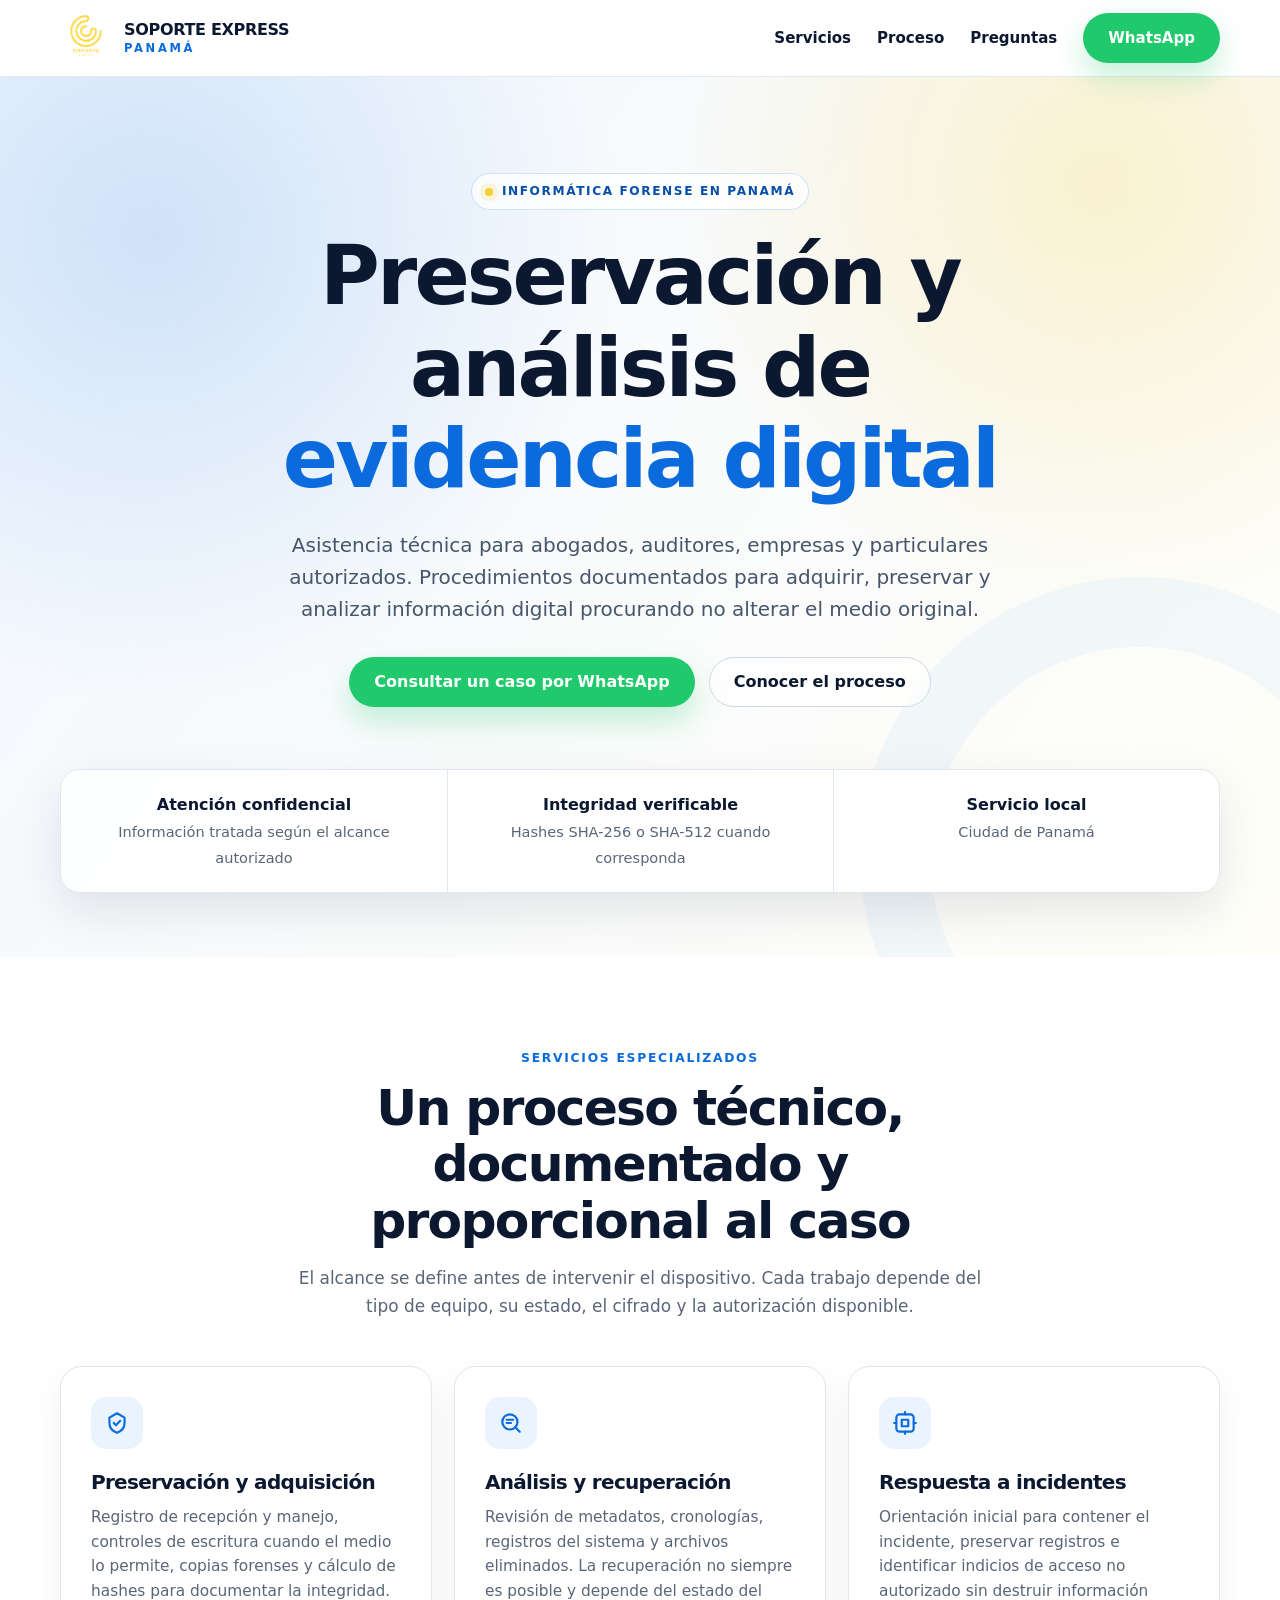
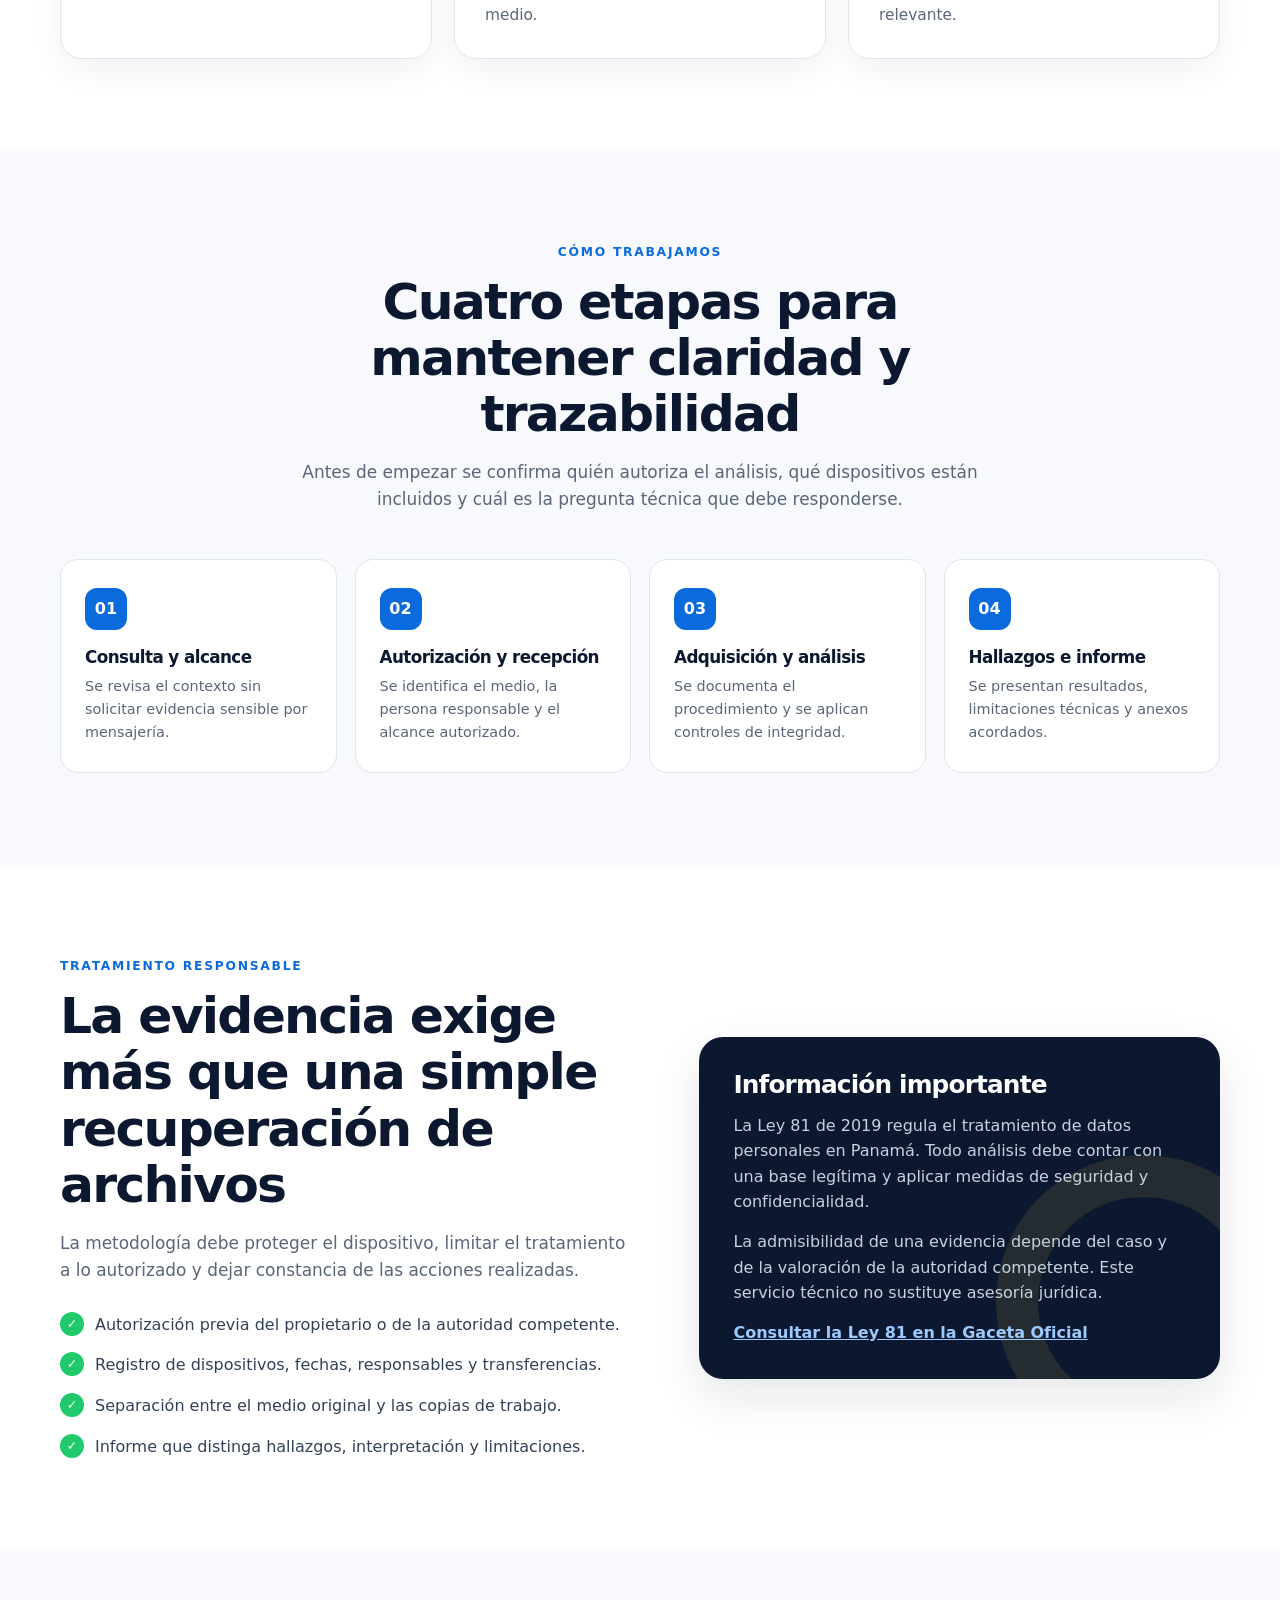
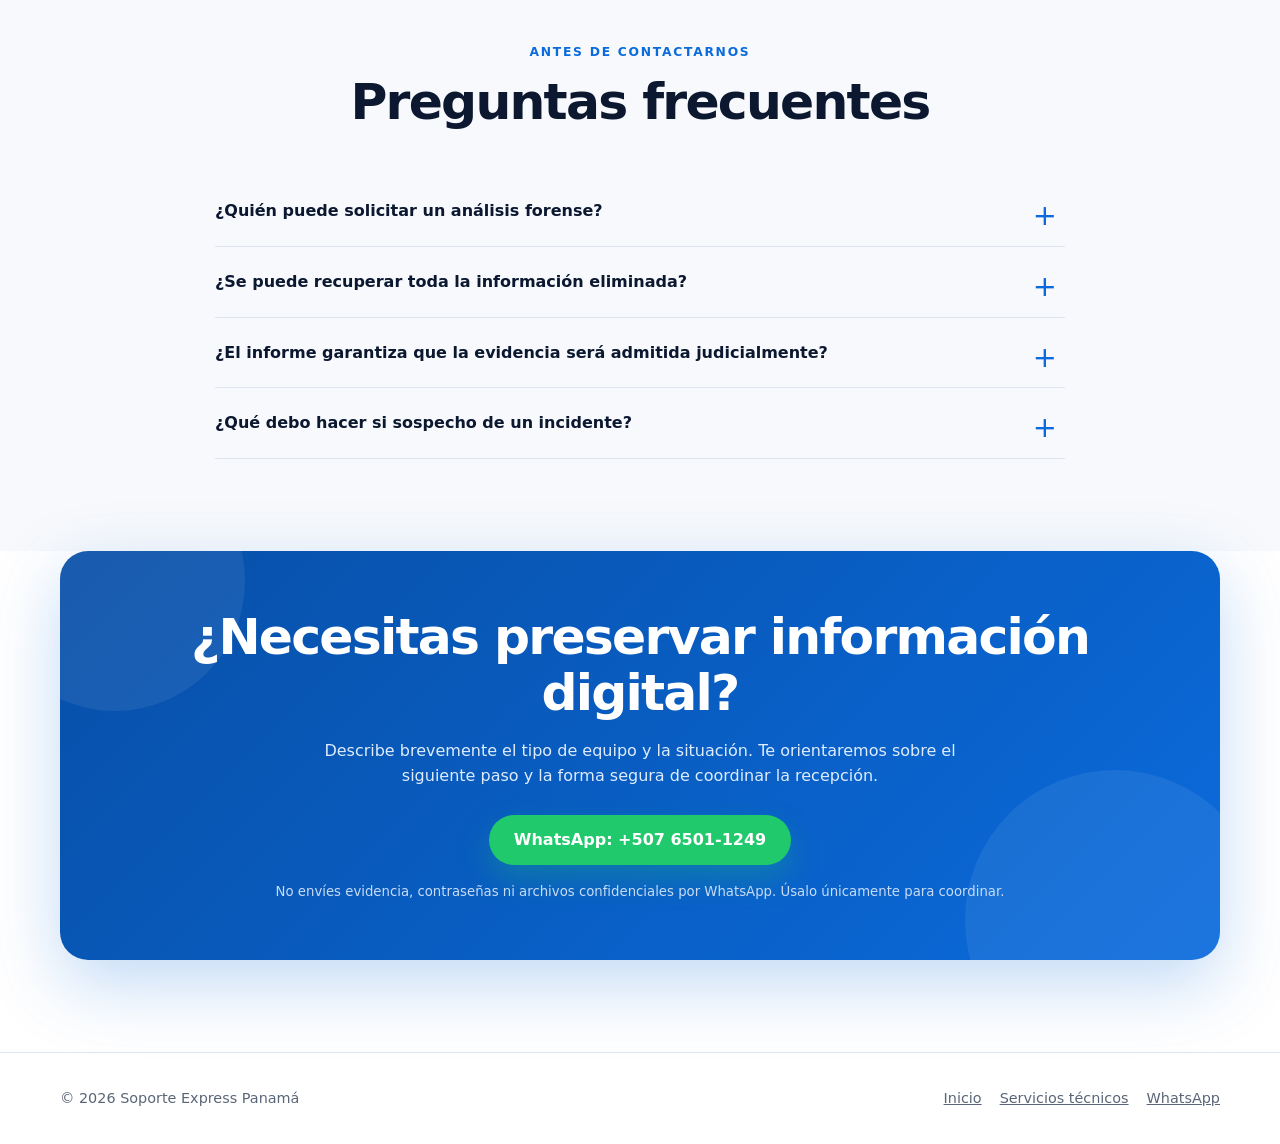
<file: peritaje-forense.html>
<!DOCTYPE html>
<html lang="es">
<head>
  <meta charset="UTF-8">
  <meta name="viewport" content="width=device-width, initial-scale=1.0">
  <title>Informática Forense y Peritaje Digital en Panamá | Soporte Express</title>
  <meta name="description" content="Preservación, adquisición y análisis técnico de evidencia digital en Panamá. Atención confidencial, trazabilidad, hashes criptográficos e informes técnicos.">
  <meta name="robots" content="index,follow">
  <meta name="theme-color" content="#0b6bdc">
  <link rel="canonical" href="https://soporteexpresspa.com/peritaje-forense.html">

  <!-- Google tag -->
  <script async src="https://www.googletagmanager.com/gtag/js?id=AW-663937271"></script>
  <script>
    window.dataLayer = window.dataLayer || [];

    function gtag() {
      dataLayer.push(arguments);
    }

    gtag('js', new Date());
    gtag('config', 'AW-663937271');

    function gtag_report_conversion(url) {
      var callback = function () {
        if (typeof url !== 'undefined') {
          window.location = url;
        }
      };

      gtag('event', 'conversion', {
        'send_to': 'AW-663937271/U_QYCPOHrLUdEPfBy7wC',
        'value': 1.0,
        'currency': 'USD',
        'event_callback': callback
      });

      return false;
    }
  </script>


  <meta property="og:locale" content="es_PA">
  <meta property="og:type" content="website">
  <meta property="og:title" content="Informática Forense y Peritaje Digital | Soporte Express Panamá">
  <meta property="og:description" content="Preservación y análisis técnico de evidencia digital con procedimientos documentados y atención confidencial.">
  <meta property="og:url" content="https://soporteexpresspa.com/peritaje-forense.html">
  <meta property="og:site_name" content="Soporte Express Panamá">

  <style>
    :root {
      --brand: #0b6bdc;
      --brand-dark: #074fa7;
      --brand-soft: #eaf4ff;
      --accent: #f4cd37;
      --success: #20c96b;
      --success-dark: #15964d;
      --ink: #0b1830;
      --muted: #5a6678;
      --line: #dfe6ef;
      --surface: #ffffff;
      --surface-alt: #f7f9fc;
      --shadow: 0 18px 48px rgba(11, 24, 48, 0.10);
      --radius: 22px;
      --max: 1160px;
    }

    * {
      box-sizing: border-box;
    }

    html {
      scroll-behavior: smooth;
    }

    body {
      margin: 0;
      color: var(--ink);
      background: var(--surface);
      font-family: Inter, ui-sans-serif, system-ui, -apple-system, BlinkMacSystemFont, "Segoe UI", sans-serif;
      line-height: 1.6;
      -webkit-font-smoothing: antialiased;
    }

    a {
      color: inherit;
    }

    svg {
      display: block;
    }

    .skip-link {
      position: absolute;
      top: -60px;
      left: 16px;
      z-index: 100;
      padding: 10px 14px;
      border-radius: 10px;
      color: #fff;
      background: var(--ink);
      font-weight: 800;
    }

    .skip-link:focus {
      top: 12px;
    }

    .container {
      width: min(var(--max), calc(100% - 40px));
      margin-inline: auto;
    }

    .site-header {
      position: sticky;
      top: 0;
      z-index: 50;
      border-bottom: 1px solid rgba(223, 230, 239, 0.9);
      background: rgba(255, 255, 255, 0.94);
      backdrop-filter: blur(14px);
    }

    .nav {
      min-height: 76px;
      display: flex;
      align-items: center;
      justify-content: space-between;
      gap: 24px;
    }

    .brand {
      display: inline-flex;
      align-items: center;
      gap: 12px;
      text-decoration: none;
      font-weight: 900;
      letter-spacing: -0.02em;
    }

    .brand-logo {
      width: 52px;
      height: 52px;
      flex: 0 0 52px;
      object-fit: contain;
    }

    .brand-text {
      display: grid;
      line-height: 1.05;
      text-transform: uppercase;
    }

    .brand-text span:last-child {
      margin-top: 4px;
      color: var(--brand);
      font-size: 0.72rem;
      letter-spacing: 0.23em;
    }

    .nav-links {
      display: flex;
      align-items: center;
      gap: 26px;
      font-size: 0.94rem;
      font-weight: 750;
    }

    .nav-links a {
      text-decoration: none;
    }

    .nav-links a:not(.button):hover,
    .nav-links a:not(.button):focus-visible {
      color: var(--brand);
    }

    .button {
      display: inline-flex;
      min-height: 50px;
      align-items: center;
      justify-content: center;
      gap: 10px;
      padding: 0 24px;
      border: 1px solid transparent;
      border-radius: 999px;
      text-decoration: none;
      font-weight: 850;
      transition: transform 160ms ease, box-shadow 160ms ease, background 160ms ease;
    }

    .button:hover,
    .button:focus-visible {
      transform: translateY(-2px);
    }

    .button-primary {
      color: #fff;
      background: var(--success);
      box-shadow: 0 14px 30px rgba(32, 201, 107, 0.26);
    }

    .button-primary:hover,
    .button-primary:focus-visible {
      background: var(--success-dark);
    }

    .button-secondary {
      border-color: #cfd8e5;
      background: rgba(255, 255, 255, 0.74);
    }

    .button-secondary:hover,
    .button-secondary:focus-visible {
      border-color: var(--brand);
      color: var(--brand);
      background: #fff;
    }

    .hero {
      position: relative;
      overflow: hidden;
      padding: 96px 0 64px;
      background:
        radial-gradient(circle at 12% 18%, rgba(11, 107, 220, 0.16), transparent 35%),
        radial-gradient(circle at 86% 12%, rgba(244, 205, 55, 0.22), transparent 32%),
        linear-gradient(125deg, #f3f8ff 0%, #fffef8 100%);
    }

    .hero::after {
      content: "";
      position: absolute;
      right: -140px;
      bottom: -180px;
      width: 420px;
      height: 420px;
      border: 70px solid rgba(11, 107, 220, 0.045);
      border-radius: 50%;
    }

    .hero-inner {
      position: relative;
      z-index: 1;
      max-width: 900px;
      margin: 0 auto;
      text-align: center;
    }

    .eyebrow {
      display: inline-flex;
      align-items: center;
      gap: 9px;
      margin-bottom: 20px;
      padding: 8px 13px;
      border: 1px solid rgba(11, 107, 220, 0.18);
      border-radius: 999px;
      color: var(--brand-dark);
      background: rgba(255, 255, 255, 0.72);
      font-size: 0.76rem;
      font-weight: 900;
      letter-spacing: 0.13em;
      text-transform: uppercase;
    }

    .eyebrow-dot {
      width: 8px;
      height: 8px;
      border-radius: 50%;
      background: var(--accent);
      box-shadow: 0 0 0 5px rgba(244, 205, 55, 0.18);
    }

    h1,
    h2,
    h3 {
      margin-top: 0;
      line-height: 1.12;
      letter-spacing: -0.035em;
    }

    h1 {
      max-width: 880px;
      margin-inline: auto;
      margin-bottom: 24px;
      font-size: clamp(2.65rem, 7vw, 5.1rem);
    }

    h1 span {
      color: var(--brand);
    }

    .hero-copy {
      max-width: 760px;
      margin: 0 auto 32px;
      color: #47566b;
      font-size: clamp(1.05rem, 2.3vw, 1.25rem);
    }

    .hero-actions {
      display: flex;
      flex-wrap: wrap;
      justify-content: center;
      gap: 14px;
    }

    .trust-bar {
      position: relative;
      z-index: 2;
      display: grid;
      grid-template-columns: repeat(3, 1fr);
      margin-top: 62px;
      border: 1px solid var(--line);
      border-radius: 20px;
      background: rgba(255, 255, 255, 0.94);
      box-shadow: var(--shadow);
    }

    .trust-item {
      padding: 22px;
      text-align: center;
    }

    .trust-item + .trust-item {
      border-left: 1px solid var(--line);
    }

    .trust-item strong {
      display: block;
      margin-bottom: 2px;
      font-size: 1rem;
    }

    .trust-item span {
      color: var(--muted);
      font-size: 0.91rem;
    }

    .section {
      padding: 92px 0;
    }

    .section-alt {
      background: var(--surface-alt);
    }

    .section-head {
      max-width: 720px;
      margin: 0 auto 46px;
      text-align: center;
    }

    .section-label {
      display: block;
      margin-bottom: 11px;
      color: var(--brand);
      font-size: 0.77rem;
      font-weight: 900;
      letter-spacing: 0.14em;
      text-transform: uppercase;
    }

    .section-head h2,
    .split-copy h2,
    .cta h2 {
      margin-bottom: 16px;
      font-size: clamp(2rem, 4vw, 3.15rem);
    }

    .section-head p,
    .split-copy > p {
      margin: 0;
      color: var(--muted);
      font-size: 1.06rem;
    }

    .cards {
      display: grid;
      grid-template-columns: repeat(3, 1fr);
      gap: 22px;
    }

    .card {
      padding: 30px;
      border: 1px solid var(--line);
      border-radius: var(--radius);
      background: var(--surface);
      box-shadow: 0 12px 32px rgba(11, 24, 48, 0.055);
      transition: transform 180ms ease, box-shadow 180ms ease, border-color 180ms ease;
    }

    .card:hover {
      transform: translateY(-4px);
      border-color: rgba(11, 107, 220, 0.3);
      box-shadow: var(--shadow);
    }

    .icon {
      width: 52px;
      height: 52px;
      display: grid;
      place-items: center;
      margin-bottom: 22px;
      border-radius: 15px;
      color: var(--brand);
      background: var(--brand-soft);
    }

    .icon svg {
      width: 26px;
      height: 26px;
    }

    .card h3 {
      margin-bottom: 12px;
      font-size: 1.25rem;
    }

    .card p {
      margin: 0;
      color: var(--muted);
      font-size: 0.96rem;
    }

    .process {
      display: grid;
      grid-template-columns: repeat(4, 1fr);
      gap: 18px;
      counter-reset: steps;
    }

    .step {
      position: relative;
      padding: 28px 24px;
      border: 1px solid var(--line);
      border-radius: 18px;
      background: #fff;
      counter-increment: steps;
    }

    .step::before {
      content: "0" counter(steps);
      display: inline-grid;
      min-width: 42px;
      height: 42px;
      place-items: center;
      margin-bottom: 18px;
      border-radius: 12px;
      color: #fff;
      background: var(--brand);
      font-weight: 900;
    }

    .step h3 {
      margin-bottom: 8px;
      font-size: 1.05rem;
    }

    .step p {
      margin: 0;
      color: var(--muted);
      font-size: 0.9rem;
    }

    .split {
      display: grid;
      grid-template-columns: 1.05fr 0.95fr;
      align-items: center;
      gap: 64px;
    }

    .check-list {
      display: grid;
      gap: 15px;
      margin: 28px 0 0;
      padding: 0;
      list-style: none;
    }

    .check-list li {
      position: relative;
      padding-left: 35px;
      color: #334158;
    }

    .check-list li::before {
      content: "✓";
      position: absolute;
      left: 0;
      top: 0;
      width: 24px;
      height: 24px;
      display: grid;
      place-items: center;
      border-radius: 50%;
      color: #fff;
      background: var(--success);
      font-size: 0.78rem;
      font-weight: 900;
    }

    .notice {
      position: relative;
      overflow: hidden;
      padding: 34px;
      border-radius: 24px;
      color: #fff;
      background: var(--ink);
      box-shadow: var(--shadow);
    }

    .notice::after {
      content: "";
      position: absolute;
      right: -70px;
      bottom: -70px;
      width: 210px;
      height: 210px;
      border: 42px solid rgba(244, 205, 55, 0.11);
      border-radius: 50%;
    }

    .notice h3 {
      position: relative;
      z-index: 1;
      margin-bottom: 14px;
      font-size: 1.55rem;
    }

    .notice p {
      position: relative;
      z-index: 1;
      margin: 0 0 14px;
      color: #c7d1df;
    }

    .notice a {
      position: relative;
      z-index: 1;
      color: #9ccaff;
      font-weight: 800;
    }

    .faq-list {
      max-width: 850px;
      margin-inline: auto;
    }

    details {
      border-bottom: 1px solid var(--line);
    }

    summary {
      position: relative;
      padding: 22px 48px 22px 0;
      cursor: pointer;
      list-style: none;
      font-weight: 850;
    }

    summary::-webkit-details-marker {
      display: none;
    }

    summary::after {
      content: "+";
      position: absolute;
      right: 8px;
      top: 16px;
      color: var(--brand);
      font-size: 1.8rem;
      font-weight: 400;
    }

    details[open] summary::after {
      content: "−";
    }

    details p {
      max-width: 760px;
      margin: -4px 0 22px;
      color: var(--muted);
    }

    .cta-wrap {
      padding: 0 0 92px;
    }

    .cta {
      position: relative;
      overflow: hidden;
      padding: 58px;
      border-radius: 28px;
      color: #fff;
      background: linear-gradient(135deg, var(--brand-dark), var(--brand));
      text-align: center;
      box-shadow: 0 24px 70px rgba(11, 107, 220, 0.25);
    }

    .cta::before,
    .cta::after {
      content: "";
      position: absolute;
      border-radius: 50%;
      background: rgba(255, 255, 255, 0.07);
    }

    .cta::before {
      top: -100px;
      left: -75px;
      width: 260px;
      height: 260px;
    }

    .cta::after {
      right: -45px;
      bottom: -110px;
      width: 300px;
      height: 300px;
    }

    .cta > * {
      position: relative;
      z-index: 1;
    }

    .cta p {
      max-width: 680px;
      margin: 0 auto 26px;
      color: #deecff;
    }

    .cta-note {
      display: block;
      margin-top: 16px;
      color: #c8dcf5;
      font-size: 0.83rem;
    }

    .site-footer {
      padding: 34px 0;
      border-top: 1px solid var(--line);
      background: #fff;
    }

    .footer-inner {
      display: flex;
      align-items: center;
      justify-content: space-between;
      gap: 22px;
      color: var(--muted);
      font-size: 0.9rem;
    }

    .footer-links {
      display: flex;
      flex-wrap: wrap;
      gap: 18px;
    }

    .footer-links a:hover,
    .footer-links a:focus-visible {
      color: var(--brand);
    }

    :focus-visible {
      outline: 3px solid rgba(11, 107, 220, 0.35);
      outline-offset: 3px;
    }

    @media (max-width: 920px) {
      .nav-links a:not(.button) {
        display: none;
      }

      .cards {
        grid-template-columns: 1fr;
      }

      .process {
        grid-template-columns: repeat(2, 1fr);
      }

      .split {
        grid-template-columns: 1fr;
        gap: 38px;
      }
    }

    @media (max-width: 650px) {
      .container {
        width: min(100% - 28px, var(--max));
      }

      .site-header .button {
        min-height: 44px;
        padding: 0 17px;
        font-size: 0.86rem;
      }

      .brand-logo {
        width: 44px;
        height: 44px;
        flex-basis: 44px;
      }

      .brand-text {
        font-size: 0.84rem;
      }

      .brand-text span:last-child {
        font-size: 0.6rem;
      }

      .hero {
        padding-top: 72px;
      }

      h1 {
        font-size: clamp(2.35rem, 12vw, 3.45rem);
      }

      .hero-actions {
        display: grid;
      }

      .hero-actions .button {
        width: 100%;
      }

      .trust-bar {
        grid-template-columns: 1fr;
      }

      .trust-item + .trust-item {
        border-top: 1px solid var(--line);
        border-left: 0;
      }

      .section {
        padding: 72px 0;
      }

      .process {
        grid-template-columns: 1fr;
      }

      .card,
      .notice {
        padding: 26px;
      }

      .cta {
        padding: 42px 24px;
      }

      .cta-wrap {
        padding-bottom: 72px;
      }

      .footer-inner {
        align-items: flex-start;
        flex-direction: column;
      }
    }

    @media (prefers-reduced-motion: reduce) {
      html {
        scroll-behavior: auto;
      }

      *,
      *::before,
      *::after {
        transition-duration: 0.01ms !important;
      }
    }
  </style>

  <script type="application/ld+json">
  {
    "@context": "https://schema.org",
    "@type": "Service",
    "name": "Informática forense y análisis de evidencia digital",
    "serviceType": "Preservación, adquisición y análisis técnico de evidencia digital",
    "areaServed": {
      "@type": "City",
      "name": "Ciudad de Panamá"
    },
    "provider": {
      "@type": "Organization",
      "name": "Soporte Express Panamá",
      "url": "https://soporteexpresspa.com/",
      "telephone": "+50765011249"
    },
    "url": "https://soporteexpresspa.com/peritaje-forense.html"
  }
  </script>
</head>

<body>
  <a class="skip-link" href="#contenido">Saltar al contenido</a>

  <header class="site-header">
    <div class="container nav">
      <a class="brand" href="./" aria-label="Volver al inicio de Soporte Express">
        <img class="brand-logo" src="logo.png" alt="" width="52" height="52">
        <span class="brand-text">
          Soporte Express
          <span>Panamá</span>
        </span>
      </a>

      <nav class="nav-links" aria-label="Navegación principal">
        <a href="#servicios">Servicios</a>
        <a href="#proceso">Proceso</a>
        <a href="#preguntas">Preguntas</a>
        <a class="button button-primary" href="https://wa.me/50765011249?text=Hola%2C%20requiero%20orientaci%C3%B3n%20sobre%20un%20servicio%20de%20inform%C3%A1tica%20forense." onclick="return gtag_report_conversion(this.href);" rel="noopener">WhatsApp</a>
      </nav>
    </div>
  </header>

  <main id="contenido">
    <section class="hero" aria-labelledby="titulo-principal">
      <div class="container">
        <div class="hero-inner">
          <div class="eyebrow"><span class="eyebrow-dot" aria-hidden="true"></span>Informática forense en Panamá</div>
          <h1 id="titulo-principal">Preservación y análisis de <span>evidencia digital</span></h1>
          <p class="hero-copy">Asistencia técnica para abogados, auditores, empresas y particulares autorizados. Procedimientos documentados para adquirir, preservar y analizar información digital procurando no alterar el medio original.</p>

          <div class="hero-actions">
            <a class="button button-primary" href="https://wa.me/50765011249?text=Hola%2C%20requiero%20orientaci%C3%B3n%20sobre%20un%20servicio%20de%20inform%C3%A1tica%20forense." onclick="return gtag_report_conversion(this.href);" rel="noopener">
              Consultar un caso por WhatsApp
            </a>
            <a class="button button-secondary" href="#proceso">Conocer el proceso</a>
          </div>
        </div>

        <div class="trust-bar" aria-label="Características del servicio">
          <div class="trust-item">
            <strong>Atención confidencial</strong>
            <span>Información tratada según el alcance autorizado</span>
          </div>
          <div class="trust-item">
            <strong>Integridad verificable</strong>
            <span>Hashes SHA-256 o SHA-512 cuando corresponda</span>
          </div>
          <div class="trust-item">
            <strong>Servicio local</strong>
            <span>Ciudad de Panamá</span>
          </div>
        </div>
      </div>
    </section>

    <section class="section" id="servicios" aria-labelledby="titulo-servicios">
      <div class="container">
        <div class="section-head">
          <span class="section-label">Servicios especializados</span>
          <h2 id="titulo-servicios">Un proceso técnico, documentado y proporcional al caso</h2>
          <p>El alcance se define antes de intervenir el dispositivo. Cada trabajo depende del tipo de equipo, su estado, el cifrado y la autorización disponible.</p>
        </div>

        <div class="cards">
          <article class="card">
            <div class="icon" aria-hidden="true">
              <svg fill="none" stroke="currentColor" viewBox="0 0 24 24">
                <path stroke-linecap="round" stroke-linejoin="round" stroke-width="2" d="M12 3l7 4v5c0 4.6-2.9 7.5-7 9-4.1-1.5-7-4.4-7-9V7l7-4zM9 12l2 2 4-4"/>
              </svg>
            </div>
            <h3>Preservación y adquisición</h3>
            <p>Registro de recepción y manejo, controles de escritura cuando el medio lo permite, copias forenses y cálculo de hashes para documentar la integridad.</p>
          </article>

          <article class="card">
            <div class="icon" aria-hidden="true">
              <svg fill="none" stroke="currentColor" viewBox="0 0 24 24">
                <circle cx="11" cy="11" r="7" stroke-width="2"/>
                <path stroke-linecap="round" stroke-width="2" d="M20 20l-4-4M8 9h6M8 12h4"/>
              </svg>
            </div>
            <h3>Análisis y recuperación</h3>
            <p>Revisión de metadatos, cronologías, registros del sistema y archivos eliminados. La recuperación no siempre es posible y depende del estado del medio.</p>
          </article>

          <article class="card">
            <div class="icon" aria-hidden="true">
              <svg fill="none" stroke="currentColor" viewBox="0 0 24 24">
                <rect x="4" y="4" width="16" height="16" rx="3" stroke-width="2"/>
                <path stroke-linecap="round" stroke-linejoin="round" stroke-width="2" d="M9 9h6v6H9zM12 4V2M12 22v-2M4 12H2M22 12h-2"/>
              </svg>
            </div>
            <h3>Respuesta a incidentes</h3>
            <p>Orientación inicial para contener el incidente, preservar registros e identificar indicios de acceso no autorizado sin destruir información relevante.</p>
          </article>
        </div>
      </div>
    </section>

    <section class="section section-alt" id="proceso" aria-labelledby="titulo-proceso">
      <div class="container">
        <div class="section-head">
          <span class="section-label">Cómo trabajamos</span>
          <h2 id="titulo-proceso">Cuatro etapas para mantener claridad y trazabilidad</h2>
          <p>Antes de empezar se confirma quién autoriza el análisis, qué dispositivos están incluidos y cuál es la pregunta técnica que debe responderse.</p>
        </div>

        <div class="process">
          <article class="step">
            <h3>Consulta y alcance</h3>
            <p>Se revisa el contexto sin solicitar evidencia sensible por mensajería.</p>
          </article>
          <article class="step">
            <h3>Autorización y recepción</h3>
            <p>Se identifica el medio, la persona responsable y el alcance autorizado.</p>
          </article>
          <article class="step">
            <h3>Adquisición y análisis</h3>
            <p>Se documenta el procedimiento y se aplican controles de integridad.</p>
          </article>
          <article class="step">
            <h3>Hallazgos e informe</h3>
            <p>Se presentan resultados, limitaciones técnicas y anexos acordados.</p>
          </article>
        </div>
      </div>
    </section>

    <section class="section" aria-labelledby="titulo-responsable">
      <div class="container split">
        <div class="split-copy">
          <span class="section-label">Tratamiento responsable</span>
          <h2 id="titulo-responsable">La evidencia exige más que una simple recuperación de archivos</h2>
          <p>La metodología debe proteger el dispositivo, limitar el tratamiento a lo autorizado y dejar constancia de las acciones realizadas.</p>
          <ul class="check-list">
            <li>Autorización previa del propietario o de la autoridad competente.</li>
            <li>Registro de dispositivos, fechas, responsables y transferencias.</li>
            <li>Separación entre el medio original y las copias de trabajo.</li>
            <li>Informe que distinga hallazgos, interpretación y limitaciones.</li>
          </ul>
        </div>

        <aside class="notice" aria-label="Información legal importante">
          <h3>Información importante</h3>
          <p>La Ley 81 de 2019 regula el tratamiento de datos personales en Panamá. Todo análisis debe contar con una base legítima y aplicar medidas de seguridad y confidencialidad.</p>
          <p>La admisibilidad de una evidencia depende del caso y de la valoración de la autoridad competente. Este servicio técnico no sustituye asesoría jurídica.</p>
          <a href="https://www.gacetaoficial.gob.pa/documento/55484" target="_blank" rel="noopener">Consultar la Ley 81 en la Gaceta Oficial</a>
        </aside>
      </div>
    </section>

    <section class="section section-alt" id="preguntas" aria-labelledby="titulo-preguntas">
      <div class="container">
        <div class="section-head">
          <span class="section-label">Antes de contactarnos</span>
          <h2 id="titulo-preguntas">Preguntas frecuentes</h2>
        </div>

        <div class="faq-list">
          <details>
            <summary>¿Quién puede solicitar un análisis forense?</summary>
            <p>El propietario del equipo, una persona debidamente autorizada o una autoridad competente. Antes de recibir el dispositivo se valida la autorización y el alcance.</p>
          </details>
          <details>
            <summary>¿Se puede recuperar toda la información eliminada?</summary>
            <p>No siempre. El resultado depende del tipo de almacenamiento, el uso posterior al borrado, el cifrado, daños físicos y otros factores. La evaluación inicial permite explicar las posibilidades y limitaciones.</p>
          </details>
          <details>
            <summary>¿El informe garantiza que la evidencia será admitida judicialmente?</summary>
            <p>No. Se documentan la metodología, la integridad y los hallazgos técnicos, pero la admisión y valoración corresponden a las autoridades y profesionales jurídicos involucrados.</p>
          </details>
          <details>
            <summary>¿Qué debo hacer si sospecho de un incidente?</summary>
            <p>Evita seguir usando, actualizando o reiniciando el equipo si hacerlo no es indispensable para la seguridad. No borres archivos ni ejecutes herramientas de limpieza. Contacta primero para recibir orientación según el caso.</p>
          </details>
        </div>
      </div>
    </section>

    <section class="cta-wrap" aria-labelledby="titulo-contacto">
      <div class="container">
        <div class="cta">
          <h2 id="titulo-contacto">¿Necesitas preservar información digital?</h2>
          <p>Describe brevemente el tipo de equipo y la situación. Te orientaremos sobre el siguiente paso y la forma segura de coordinar la recepción.</p>
          <a class="button button-primary" href="https://wa.me/50765011249?text=Hola%2C%20requiero%20orientaci%C3%B3n%20sobre%20un%20servicio%20de%20inform%C3%A1tica%20forense." onclick="return gtag_report_conversion(this.href);" rel="noopener">
            WhatsApp: +507 6501-1249
          </a>
          <span class="cta-note">No envíes evidencia, contraseñas ni archivos confidenciales por WhatsApp. Úsalo únicamente para coordinar.</span>
        </div>
      </div>
    </section>
  </main>

  <footer class="site-footer">
    <div class="container footer-inner">
      <span>© 2026 Soporte Express Panamá</span>
      <div class="footer-links" aria-label="Enlaces del pie de página">
        <a href="./">Inicio</a>
        <a href="./#servicios">Servicios técnicos</a>
        <a href="https://wa.me/50765011249?text=Hola%2C%20requiero%20orientaci%C3%B3n%20sobre%20un%20servicio%20de%20inform%C3%A1tica%20forense." onclick="return gtag_report_conversion(this.href);" rel="noopener">WhatsApp</a>
      </div>
    </div>
  </footer>
</body>
</html>
</file>
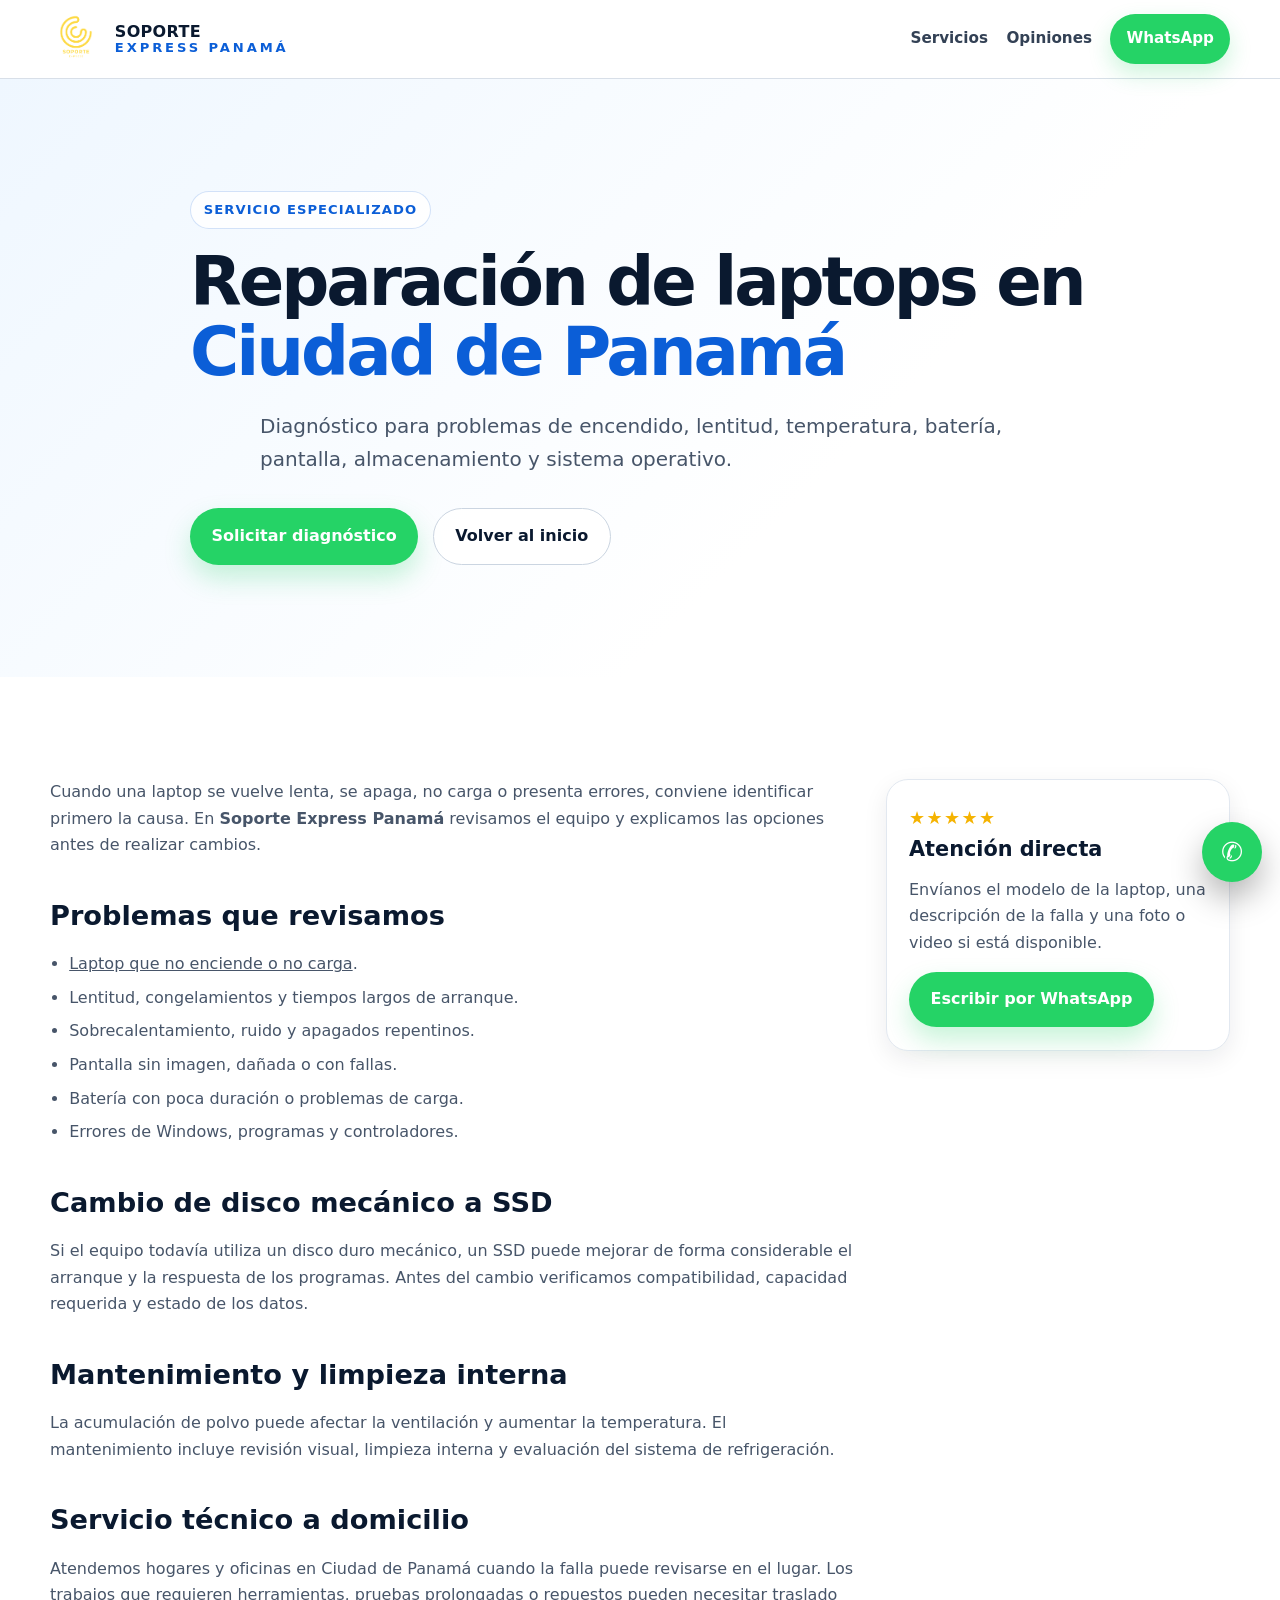
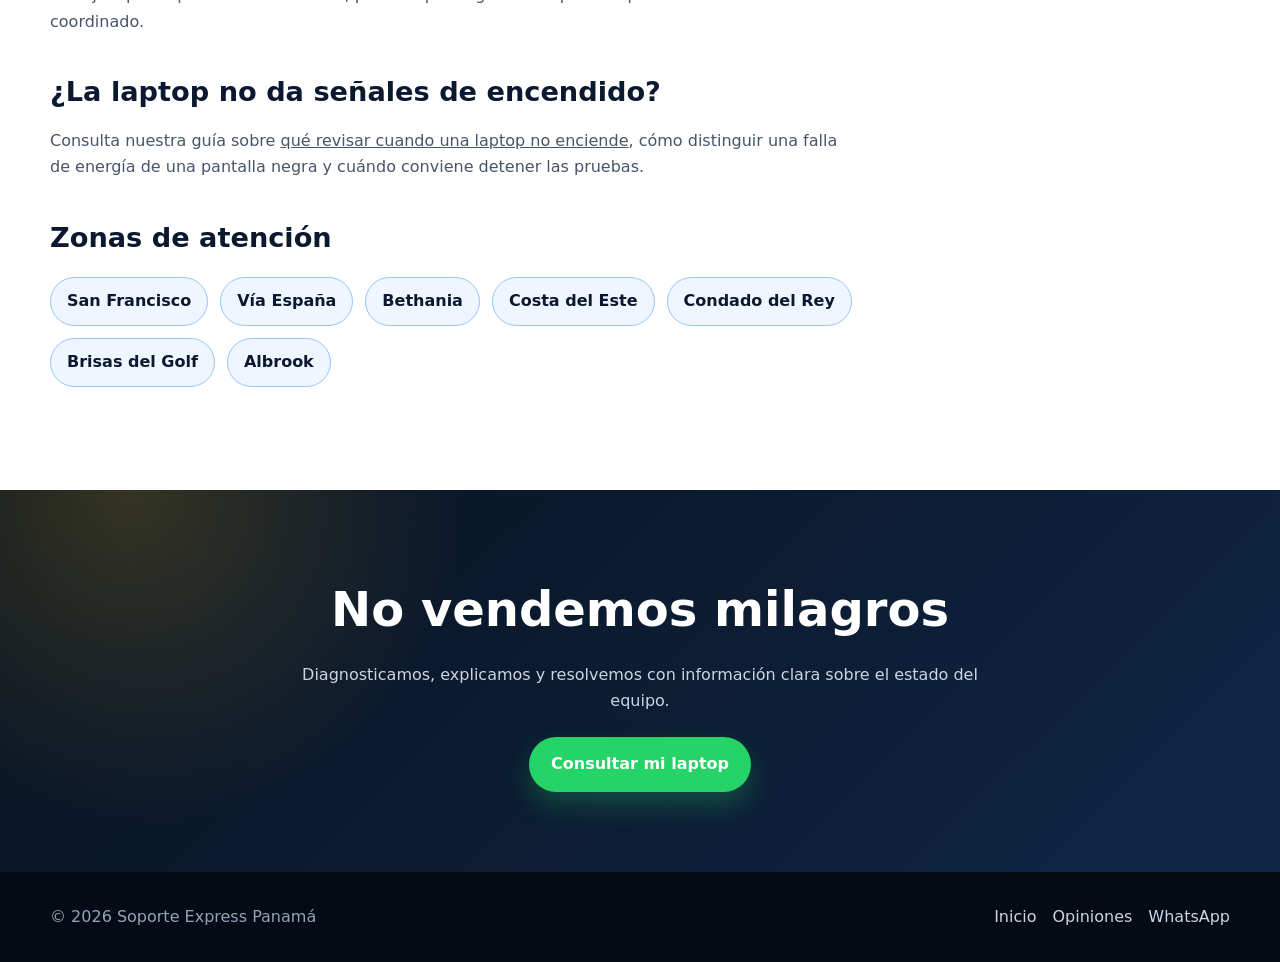
<file: reparacion-laptops-panama.html>
<!doctype html>
<html lang="es-PA">
<head>
  <meta charset="utf-8">
  <meta name="viewport" content="width=device-width, initial-scale=1">
  <meta name="robots" content="index,follow,max-image-preview:large">
  <meta name="theme-color" content="#0a192f">

  <!-- Google tag -->
  <script async src="https://www.googletagmanager.com/gtag/js?id=AW-663937271"></script>
  <script>
    window.dataLayer = window.dataLayer || [];

    function gtag() {
      dataLayer.push(arguments);
    }

    gtag('js', new Date());
    gtag('config', 'AW-663937271');

    function gtag_report_conversion(url) {
      var callback = function () {
        if (typeof url !== 'undefined') {
          window.location = url;
        }
      };

      gtag('event', 'conversion', {
        'send_to': 'AW-663937271/U_QYCPOHrLUdEPfBy7wC',
        'value': 1.0,
        'currency': 'USD',
        'event_callback': callback
      });

      return false;
    }
  </script>

  <title>Reparación de Laptops en Ciudad de Panamá | Soporte Express</title>
  <meta name="description" content="Servicio de reparación de laptops en Ciudad de Panamá: fallas de encendido, lentitud, sobrecalentamiento, SSD, mantenimiento y atención a domicilio.">
  <link rel="canonical" href="https://soporteexpresspa.com/reparacion-laptops-panama.html">
  <link rel="icon" href="logo.png" type="image/png">
  <link rel="stylesheet" href="styles.css">

  <meta property="og:type" content="article">
  <meta property="og:locale" content="es_PA">
  <meta property="og:title" content="Reparación de Laptops en Ciudad de Panamá">
  <meta property="og:description" content="Diagnóstico, mantenimiento, cambio a SSD y soporte técnico a domicilio para laptops en Ciudad de Panamá.">
  <meta property="og:url" content="https://soporteexpresspa.com/reparacion-laptops-panama.html">
  <meta property="og:image" content="https://soporteexpresspa.com/logo.png">

  <script type="application/ld+json">
  {
    "@context":"https://schema.org",
    "@type":"Service",
    "name":"Reparación de laptops en Ciudad de Panamá",
    "provider":{
      "@type":"ProfessionalService",
      "name":"Soporte Express Panamá",
      "url":"https://soporteexpresspa.com/",
      "telephone":"+50765011249"
    },
    "areaServed":{"@type":"City","name":"Ciudad de Panamá"},
    "serviceType":"Reparación y mantenimiento de laptops"
  }
  </script>
</head>
<body>
  <a class="skip-link" href="#contenido">Saltar al contenido</a>

  <header class="site-header">
    <div class="container header-inner">
      <a class="brand" href="./" aria-label="Inicio de Soporte Express">
        <img src="logo.png" alt="Logo de Soporte Express" width="52" height="52">
        <span class="brand-name"><span>Soporte</span><span>Express Panamá</span></span>
      </a>
      <nav class="main-nav" aria-label="Navegación principal">
        <a href="./#servicios">Servicios</a>
        <a href="./#opiniones">Opiniones</a>
        <a class="header-cta" href="https://wa.link/58tz4e" onclick="return gtag_report_conversion(this.href);" rel="noopener">WhatsApp</a>
      </nav>
    </div>
  </header>

  <main id="contenido">
    <section class="page-hero">
      <div class="container">
        <span class="eyebrow">Servicio especializado</span>
        <h1>Reparación de laptops en <strong>Ciudad de Panamá</strong></h1>
        <p class="hero-lead">Diagnóstico para problemas de encendido, lentitud, temperatura, batería, pantalla, almacenamiento y sistema operativo.</p>
        <div class="hero-actions" style="justify-content:flex-start">
          <a class="btn btn-primary" href="https://wa.link/58tz4e" onclick="return gtag_report_conversion(this.href);" rel="noopener">Solicitar diagnóstico</a>
          <a class="btn btn-secondary" href="./">Volver al inicio</a>
        </div>
      </div>
    </section>

    <section class="section">
      <div class="container content-grid">
        <article class="prose">
          <p>Cuando una laptop se vuelve lenta, se apaga, no carga o presenta errores, conviene identificar primero la causa. En <strong>Soporte Express Panamá</strong> revisamos el equipo y explicamos las opciones antes de realizar cambios.</p>

          <h2>Problemas que revisamos</h2>
          <ul>
            <li><a href="laptop-no-enciende-panama.html">Laptop que no enciende o no carga</a>.</li>
            <li>Lentitud, congelamientos y tiempos largos de arranque.</li>
            <li>Sobrecalentamiento, ruido y apagados repentinos.</li>
            <li>Pantalla sin imagen, dañada o con fallas.</li>
            <li>Batería con poca duración o problemas de carga.</li>
            <li>Errores de Windows, programas y controladores.</li>
          </ul>

          <h2>Cambio de disco mecánico a SSD</h2>
          <p>Si el equipo todavía utiliza un disco duro mecánico, un SSD puede mejorar de forma considerable el arranque y la respuesta de los programas. Antes del cambio verificamos compatibilidad, capacidad requerida y estado de los datos.</p>

          <h2>Mantenimiento y limpieza interna</h2>
          <p>La acumulación de polvo puede afectar la ventilación y aumentar la temperatura. El mantenimiento incluye revisión visual, limpieza interna y evaluación del sistema de refrigeración.</p>

          <h2>Servicio técnico a domicilio</h2>
          <p>Atendemos hogares y oficinas en Ciudad de Panamá cuando la falla puede revisarse en el lugar. Los trabajos que requieren herramientas, pruebas prolongadas o repuestos pueden necesitar traslado coordinado.</p>

          <h2>¿La laptop no da señales de encendido?</h2>
          <p>Consulta nuestra guía sobre <a href="laptop-no-enciende-panama.html">qué revisar cuando una laptop no enciende</a>, cómo distinguir una falla de energía de una pantalla negra y cuándo conviene detener las pruebas.</p>

          <h2>Zonas de atención</h2>
          <div class="tags" style="margin-top:1rem">
            <span class="tag" style="color:#0a192f;border-color:#93c5fd;background:#eff6ff">San Francisco</span>
            <span class="tag" style="color:#0a192f;border-color:#93c5fd;background:#eff6ff">Vía España</span>
            <span class="tag" style="color:#0a192f;border-color:#93c5fd;background:#eff6ff">Bethania</span>
            <span class="tag" style="color:#0a192f;border-color:#93c5fd;background:#eff6ff">Costa del Este</span>
            <span class="tag" style="color:#0a192f;border-color:#93c5fd;background:#eff6ff">Condado del Rey</span>
            <span class="tag" style="color:#0a192f;border-color:#93c5fd;background:#eff6ff">Brisas del Golf</span>
            <span class="tag" style="color:#0a192f;border-color:#93c5fd;background:#eff6ff">Albrook</span>
          </div>
        </article>

        <aside class="info-card" aria-label="Contacto de Soporte Express">
          <div class="stars" aria-label="Calificación de 5 estrellas">★★★★★</div>
          <h2>Atención directa</h2>
          <p>Envíanos el modelo de la laptop, una descripción de la falla y una foto o video si está disponible.</p>
          <a class="btn btn-primary" href="https://wa.link/58tz4e" onclick="return gtag_report_conversion(this.href);" rel="noopener">Escribir por WhatsApp</a>
        </aside>
      </div>
    </section>

    <section class="final-cta">
      <div class="container">
        <h2>No vendemos milagros</h2>
        <p>Diagnosticamos, explicamos y resolvemos con información clara sobre el estado del equipo.</p>
        <a class="btn btn-primary" href="https://wa.link/58tz4e" onclick="return gtag_report_conversion(this.href);" rel="noopener">Consultar mi laptop</a>
      </div>
    </section>
  </main>

  <footer class="site-footer">
    <div class="container footer-inner">
      <p>© 2026 Soporte Express Panamá</p>
      <nav class="footer-links" aria-label="Enlaces del pie de página">
        <a href="./">Inicio</a>
        <a href="./#opiniones">Opiniones</a>
        <a href="https://wa.link/58tz4e" onclick="return gtag_report_conversion(this.href);" rel="noopener">WhatsApp</a>
      </nav>
    </div>
  </footer>

  <a class="wa-float" href="https://wa.link/58tz4e" onclick="return gtag_report_conversion(this.href);" rel="noopener" aria-label="Contactar a Soporte Express por WhatsApp">✆</a>
</body>
</html>
</file>
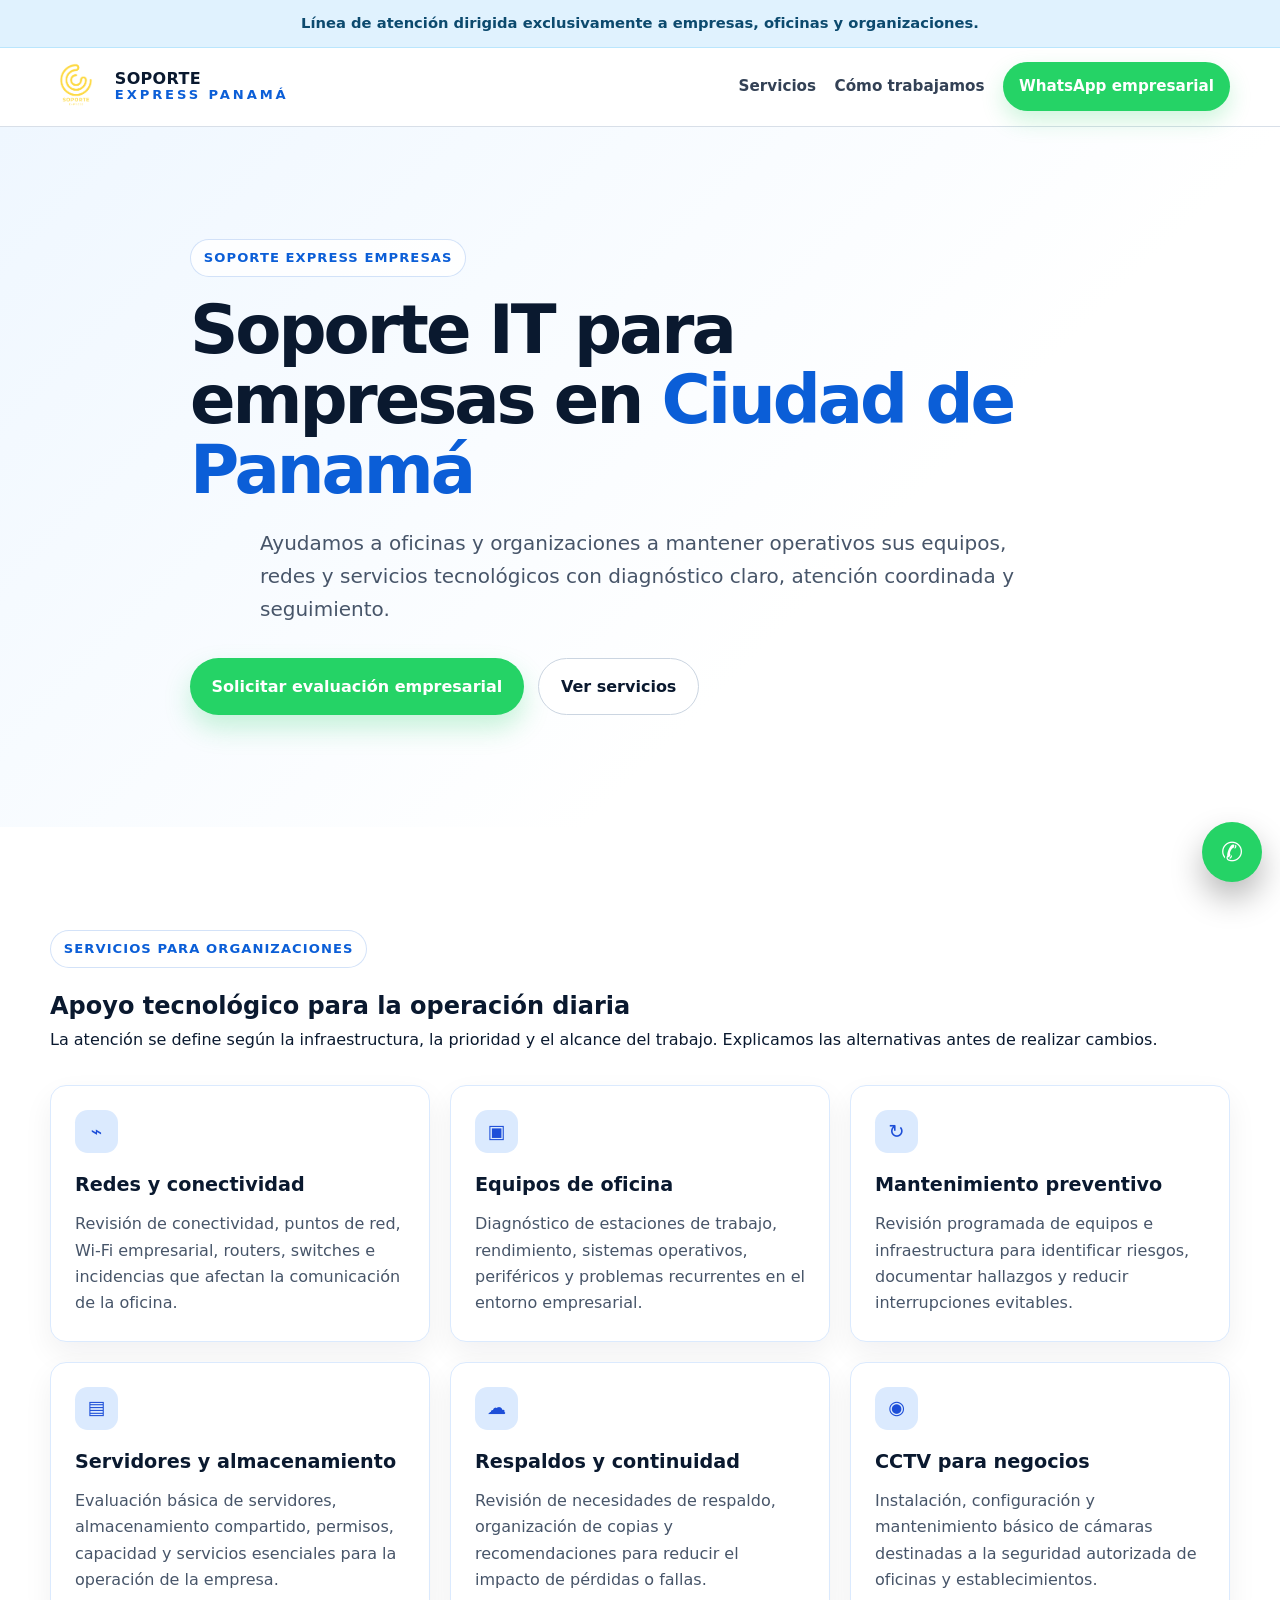
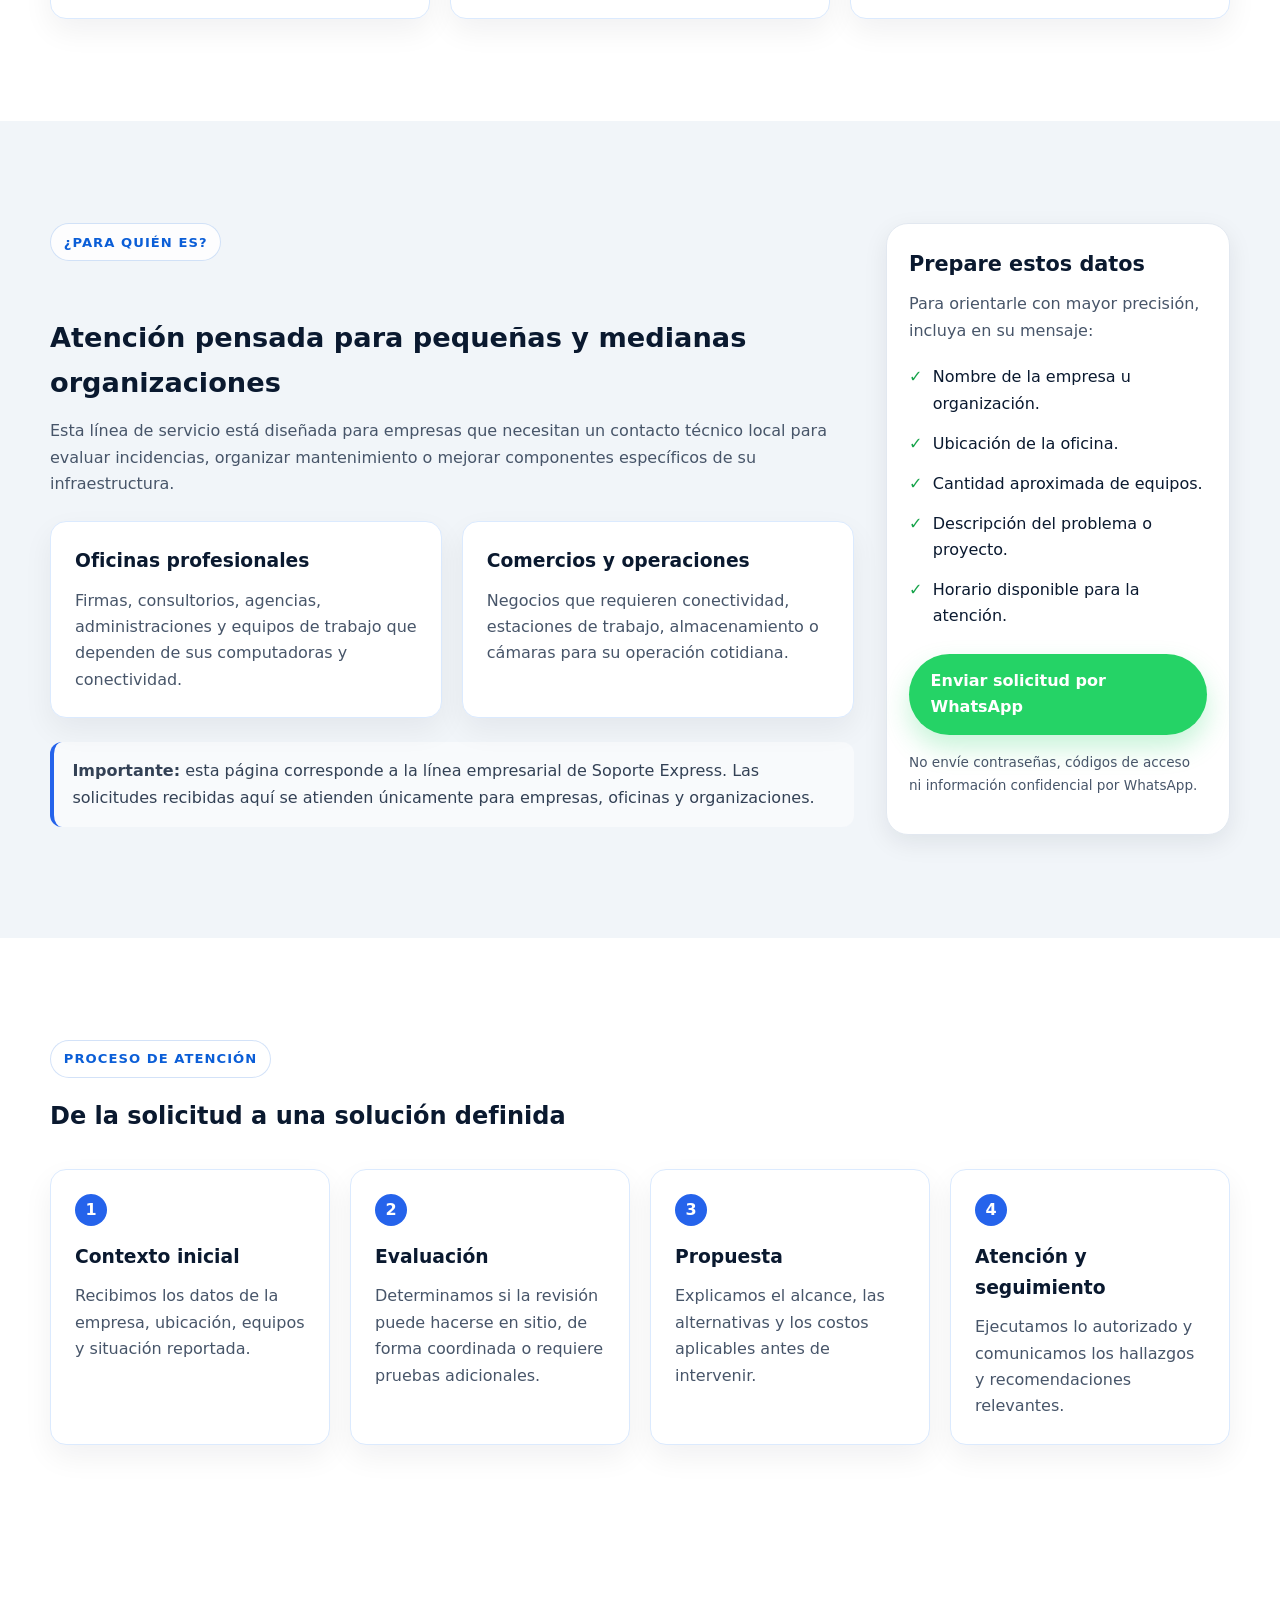
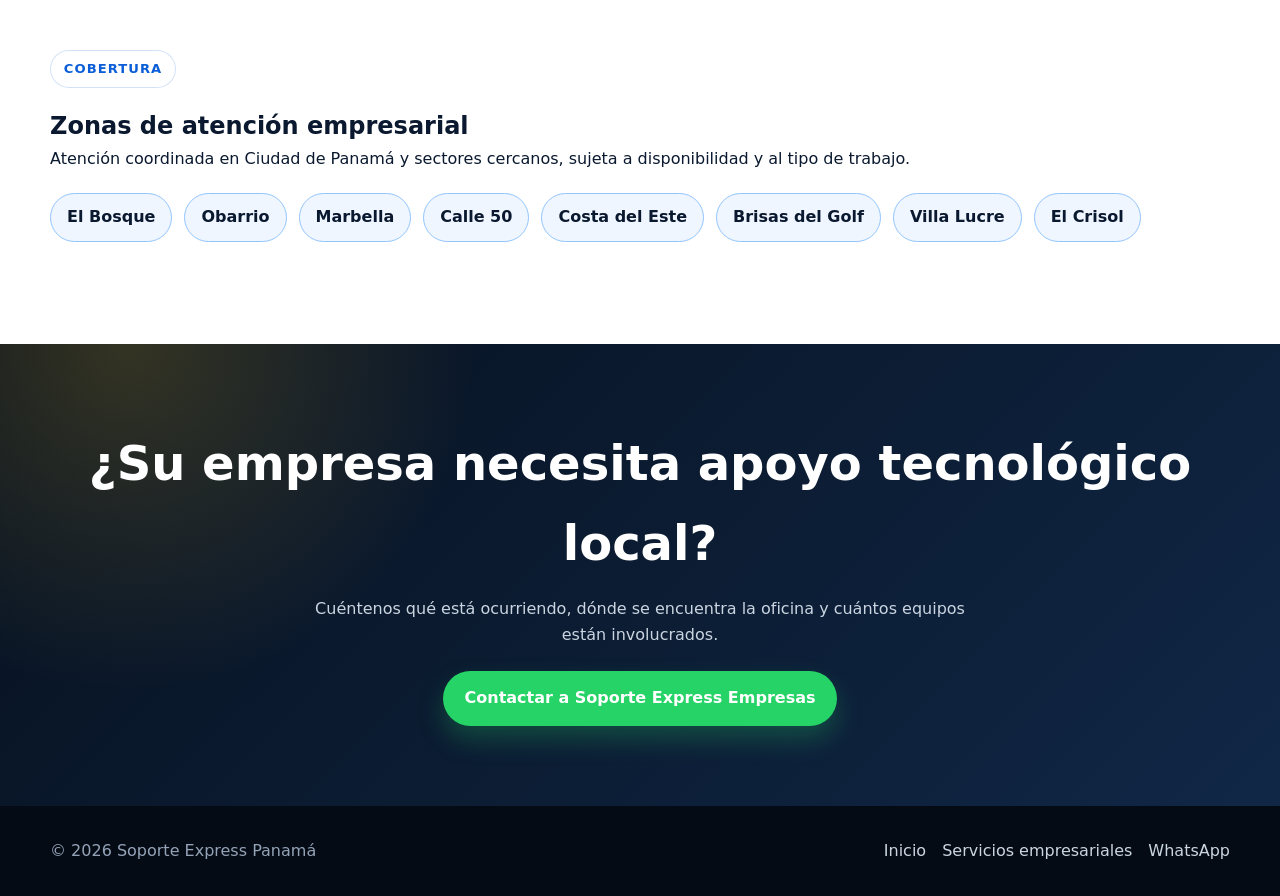
<file: soporte-it-empresas-panama.html>
<!doctype html>
<html lang="es-PA">
<head>
  <meta charset="utf-8">
  <meta name="viewport" content="width=device-width, initial-scale=1">
  <meta name="robots" content="index,follow,max-image-preview:large">
  <meta name="theme-color" content="#0a192f">

  <title>Soporte IT para Empresas en Panamá | Soporte Express</title>
  <meta name="description" content="Soporte IT para empresas, oficinas y organizaciones en Ciudad de Panamá. Redes, equipos, respaldos, servidores, mantenimiento y atención por incidente.">
  <link rel="canonical" href="https://soporteexpresspa.com/soporte-it-empresas-panama.html">
  <link rel="icon" href="logo.png" type="image/png">
  <link rel="stylesheet" href="styles.css">

  <meta property="og:type" content="website">
  <meta property="og:locale" content="es_PA">
  <meta property="og:title" content="Soporte IT para Empresas en Ciudad de Panamá">
  <meta property="og:description" content="Atención tecnológica para empresas y oficinas: redes, equipos, respaldos, servidores y mantenimiento preventivo.">
  <meta property="og:url" content="https://soporteexpresspa.com/soporte-it-empresas-panama.html">
  <meta property="og:image" content="https://soporteexpresspa.com/logo.png">

  <!-- Etiqueta global de Google Ads -->
  <script async src="https://www.googletagmanager.com/gtag/js?id=AW-663937271"></script>
  <script>
    window.dataLayer = window.dataLayer || [];
    function gtag(){dataLayer.push(arguments);}
    gtag('js', new Date());
    gtag('config', 'AW-663937271');

    // Registra la conversión únicamente cuando alguien pulsa un enlace de contacto.
    function gtag_report_conversion() {
      if (typeof gtag === 'function') {
        gtag('event', 'conversion', {
          'send_to': 'AW-663937271/U_QYCPOHrLUdEPfBy7wC',
          'value': 1.0,
          'currency': 'USD'
        });
      }
      return true;
    }
  </script>

  <script type="application/ld+json">
  {
    "@context": "https://schema.org",
    "@type": "Service",
    "name": "Soporte IT para empresas en Ciudad de Panamá",
    "description": "Soporte informático empresarial para redes, estaciones de trabajo, respaldos, servidores y mantenimiento preventivo.",
    "serviceType": "Soporte IT empresarial",
    "provider": {
      "@type": "ProfessionalService",
      "name": "Soporte Express Panamá",
      "url": "https://soporteexpresspa.com/",
      "telephone": "+50765011249"
    },
    "areaServed": {
      "@type": "City",
      "name": "Ciudad de Panamá"
    },
    "audience": {
      "@type": "BusinessAudience",
      "audienceType": "Empresas, oficinas y organizaciones"
    }
  }
  </script>

  <style>
    .business-strip {
      background: #e0f2fe;
      border-bottom: 1px solid #bae6fd;
      color: #0c4a6e;
      padding: .7rem 1rem;
      text-align: center;
      font-size: .92rem;
      font-weight: 700;
    }

    .business-grid,
    .process-grid,
    .client-grid {
      display: grid;
      gap: 1.25rem;
    }

    .business-grid {
      grid-template-columns: repeat(3, minmax(0, 1fr));
    }

    .process-grid {
      grid-template-columns: repeat(4, minmax(0, 1fr));
      counter-reset: steps;
    }

    .client-grid {
      grid-template-columns: repeat(2, minmax(0, 1fr));
    }

    .service-card,
    .process-card,
    .client-card {
      background: #fff;
      border: 1px solid #dbeafe;
      border-radius: 1rem;
      box-shadow: 0 12px 30px rgba(15, 23, 42, .06);
      padding: 1.5rem;
    }

    .service-card h3,
    .process-card h3,
    .client-card h3 {
      color: #0a192f;
      margin: 0 0 .65rem;
    }

    .service-card p,
    .process-card p,
    .client-card p {
      color: #475569;
      margin: 0;
    }

    .service-icon {
      align-items: center;
      background: #dbeafe;
      border-radius: .8rem;
      color: #1d4ed8;
      display: inline-flex;
      font-size: 1.2rem;
      height: 2.7rem;
      justify-content: center;
      margin-bottom: 1rem;
      width: 2.7rem;
    }

    .process-card::before {
      align-items: center;
      background: #2563eb;
      border-radius: 999px;
      color: #fff;
      content: counter(steps);
      counter-increment: steps;
      display: flex;
      font-weight: 800;
      height: 2rem;
      justify-content: center;
      margin-bottom: 1rem;
      width: 2rem;
    }

    .trust-list {
      display: grid;
      gap: .85rem;
      list-style: none;
      margin: 1.25rem 0 0;
      padding: 0;
    }

    .trust-list li {
      align-items: flex-start;
      display: flex;
      gap: .65rem;
    }

    .trust-list li::before {
      color: #16a34a;
      content: "✓";
      font-weight: 900;
    }

    .notice-box {
      background: #f8fafc;
      border-left: 4px solid #2563eb;
      border-radius: .75rem;
      color: #334155;
      margin-top: 1.5rem;
      padding: 1rem 1.15rem;
    }

    @media (max-width: 900px) {
      .business-grid,
      .process-grid {
        grid-template-columns: repeat(2, minmax(0, 1fr));
      }
    }

    @media (max-width: 640px) {
      .business-grid,
      .process-grid,
      .client-grid {
        grid-template-columns: 1fr;
      }
    }
  </style>
</head>
<body>
  <a class="skip-link" href="#contenido">Saltar al contenido</a>

  <div class="business-strip">Línea de atención dirigida exclusivamente a empresas, oficinas y organizaciones.</div>

  <header class="site-header">
    <div class="container header-inner">
      <a class="brand" href="./" aria-label="Inicio de Soporte Express">
        <img src="logo.png" alt="Logo de Soporte Express" width="52" height="52">
        <span class="brand-name"><span>Soporte</span><span>Express Panamá</span></span>
      </a>
      <nav class="main-nav" aria-label="Navegación principal">
        <a href="#servicios-empresas">Servicios</a>
        <a href="#proceso">Cómo trabajamos</a>
        <a class="header-cta" href="https://wa.me/50765011249?text=Hola,%20represento%20a%20una%20empresa%20y%20necesito%20soporte%20IT.%20Empresa:%20%20Ubicaci%C3%B3n:%20%20Cantidad%20de%20equipos:%20%20Problema:%20" target="_blank" rel="noopener" onclick="gtag_report_conversion()">WhatsApp empresarial</a>
      </nav>
    </div>
  </header>

  <main id="contenido">
    <section class="page-hero">
      <div class="container">
        <span class="eyebrow">Soporte Express Empresas</span>
        <h1>Soporte IT para empresas en <strong>Ciudad de Panamá</strong></h1>
        <p class="hero-lead">Ayudamos a oficinas y organizaciones a mantener operativos sus equipos, redes y servicios tecnológicos con diagnóstico claro, atención coordinada y seguimiento.</p>
        <div class="hero-actions" style="justify-content:flex-start">
          <a class="btn btn-primary" href="https://wa.me/50765011249?text=Hola,%20represento%20a%20una%20empresa%20y%20necesito%20soporte%20IT.%20Empresa:%20%20Ubicaci%C3%B3n:%20%20Cantidad%20de%20equipos:%20%20Problema:%20" target="_blank" rel="noopener" onclick="gtag_report_conversion()">Solicitar evaluación empresarial</a>
          <a class="btn btn-secondary" href="#servicios-empresas">Ver servicios</a>
        </div>
      </div>
    </section>

    <section class="section" id="servicios-empresas">
      <div class="container">
        <span class="eyebrow">Servicios para organizaciones</span>
        <h2>Apoyo tecnológico para la operación diaria</h2>
        <p class="section-lead">La atención se define según la infraestructura, la prioridad y el alcance del trabajo. Explicamos las alternativas antes de realizar cambios.</p>

        <div class="business-grid" style="margin-top:2rem">
          <article class="service-card">
            <span class="service-icon" aria-hidden="true">⌁</span>
            <h3>Redes y conectividad</h3>
            <p>Revisión de conectividad, puntos de red, Wi-Fi empresarial, routers, switches e incidencias que afectan la comunicación de la oficina.</p>
          </article>

          <article class="service-card">
            <span class="service-icon" aria-hidden="true">▣</span>
            <h3>Equipos de oficina</h3>
            <p>Diagnóstico de estaciones de trabajo, rendimiento, sistemas operativos, periféricos y problemas recurrentes en el entorno empresarial.</p>
          </article>

          <article class="service-card">
            <span class="service-icon" aria-hidden="true">↻</span>
            <h3>Mantenimiento preventivo</h3>
            <p>Revisión programada de equipos e infraestructura para identificar riesgos, documentar hallazgos y reducir interrupciones evitables.</p>
          </article>

          <article class="service-card">
            <span class="service-icon" aria-hidden="true">▤</span>
            <h3>Servidores y almacenamiento</h3>
            <p>Evaluación básica de servidores, almacenamiento compartido, permisos, capacidad y servicios esenciales para la operación de la empresa.</p>
          </article>

          <article class="service-card">
            <span class="service-icon" aria-hidden="true">☁</span>
            <h3>Respaldos y continuidad</h3>
            <p>Revisión de necesidades de respaldo, organización de copias y recomendaciones para reducir el impacto de pérdidas o fallas.</p>
          </article>

          <article class="service-card">
            <span class="service-icon" aria-hidden="true">◉</span>
            <h3>CCTV para negocios</h3>
            <p>Instalación, configuración y mantenimiento básico de cámaras destinadas a la seguridad autorizada de oficinas y establecimientos.</p>
          </article>
        </div>
      </div>
    </section>

    <section class="section" style="background:#f1f5f9">
      <div class="container content-grid">
        <article class="prose">
          <span class="eyebrow">¿Para quién es?</span>
          <h2>Atención pensada para pequeñas y medianas organizaciones</h2>
          <p>Esta línea de servicio está diseñada para empresas que necesitan un contacto técnico local para evaluar incidencias, organizar mantenimiento o mejorar componentes específicos de su infraestructura.</p>

          <div class="client-grid" style="margin-top:1.5rem">
            <div class="client-card">
              <h3>Oficinas profesionales</h3>
              <p>Firmas, consultorios, agencias, administraciones y equipos de trabajo que dependen de sus computadoras y conectividad.</p>
            </div>
            <div class="client-card">
              <h3>Comercios y operaciones</h3>
              <p>Negocios que requieren conectividad, estaciones de trabajo, almacenamiento o cámaras para su operación cotidiana.</p>
            </div>
          </div>

          <div class="notice-box"><strong>Importante:</strong> esta página corresponde a la línea empresarial de Soporte Express. Las solicitudes recibidas aquí se atienden únicamente para empresas, oficinas y organizaciones.</div>
        </article>

        <aside class="info-card" aria-label="Contacto empresarial de Soporte Express">
          <h2>Prepare estos datos</h2>
          <p>Para orientarle con mayor precisión, incluya en su mensaje:</p>
          <ul class="trust-list">
            <li>Nombre de la empresa u organización.</li>
            <li>Ubicación de la oficina.</li>
            <li>Cantidad aproximada de equipos.</li>
            <li>Descripción del problema o proyecto.</li>
            <li>Horario disponible para la atención.</li>
          </ul>
          <a class="btn btn-primary" style="margin-top:1.5rem" href="https://wa.me/50765011249?text=Hola,%20represento%20a%20una%20empresa%20y%20necesito%20soporte%20IT.%20Empresa:%20%20Ubicaci%C3%B3n:%20%20Cantidad%20de%20equipos:%20%20Problema:%20" target="_blank" rel="noopener" onclick="gtag_report_conversion()">Enviar solicitud por WhatsApp</a>
          <p style="font-size:.85rem;margin-top:1rem">No envíe contraseñas, códigos de acceso ni información confidencial por WhatsApp.</p>
        </aside>
      </div>
    </section>

    <section class="section" id="proceso">
      <div class="container">
        <span class="eyebrow">Proceso de atención</span>
        <h2>De la solicitud a una solución definida</h2>
        <div class="process-grid" style="margin-top:2rem">
          <article class="process-card">
            <h3>Contexto inicial</h3>
            <p>Recibimos los datos de la empresa, ubicación, equipos y situación reportada.</p>
          </article>
          <article class="process-card">
            <h3>Evaluación</h3>
            <p>Determinamos si la revisión puede hacerse en sitio, de forma coordinada o requiere pruebas adicionales.</p>
          </article>
          <article class="process-card">
            <h3>Propuesta</h3>
            <p>Explicamos el alcance, las alternativas y los costos aplicables antes de intervenir.</p>
          </article>
          <article class="process-card">
            <h3>Atención y seguimiento</h3>
            <p>Ejecutamos lo autorizado y comunicamos los hallazgos y recomendaciones relevantes.</p>
          </article>
        </div>
      </div>
    </section>

    <section class="section">
      <div class="container">
        <span class="eyebrow">Cobertura</span>
        <h2>Zonas de atención empresarial</h2>
        <p class="section-lead">Atención coordinada en Ciudad de Panamá y sectores cercanos, sujeta a disponibilidad y al tipo de trabajo.</p>
        <div class="tags" style="margin-top:1.25rem">
          <span class="tag" style="color:#0a192f;border-color:#93c5fd;background:#eff6ff">El Bosque</span>
          <span class="tag" style="color:#0a192f;border-color:#93c5fd;background:#eff6ff">Obarrio</span>
          <span class="tag" style="color:#0a192f;border-color:#93c5fd;background:#eff6ff">Marbella</span>
          <span class="tag" style="color:#0a192f;border-color:#93c5fd;background:#eff6ff">Calle 50</span>
          <span class="tag" style="color:#0a192f;border-color:#93c5fd;background:#eff6ff">Costa del Este</span>
          <span class="tag" style="color:#0a192f;border-color:#93c5fd;background:#eff6ff">Brisas del Golf</span>
          <span class="tag" style="color:#0a192f;border-color:#93c5fd;background:#eff6ff">Villa Lucre</span>
          <span class="tag" style="color:#0a192f;border-color:#93c5fd;background:#eff6ff">El Crisol</span>
        </div>
      </div>
    </section>

    <section class="final-cta">
      <div class="container">
        <h2>¿Su empresa necesita apoyo tecnológico local?</h2>
        <p>Cuéntenos qué está ocurriendo, dónde se encuentra la oficina y cuántos equipos están involucrados.</p>
        <a class="btn btn-primary" href="https://wa.me/50765011249?text=Hola,%20represento%20a%20una%20empresa%20y%20necesito%20soporte%20IT.%20Empresa:%20%20Ubicaci%C3%B3n:%20%20Cantidad%20de%20equipos:%20%20Problema:%20" target="_blank" rel="noopener" onclick="gtag_report_conversion()">Contactar a Soporte Express Empresas</a>
      </div>
    </section>
  </main>

  <footer class="site-footer">
    <div class="container footer-inner">
      <p>© 2026 Soporte Express Panamá</p>
      <nav class="footer-links" aria-label="Enlaces del pie de página">
        <a href="./">Inicio</a>
        <a href="#servicios-empresas">Servicios empresariales</a>
        <a href="https://wa.me/50765011249?text=Hola,%20represento%20a%20una%20empresa%20y%20necesito%20soporte%20IT.%20Empresa:%20%20Ubicaci%C3%B3n:%20%20Cantidad%20de%20equipos:%20%20Problema:%20" target="_blank" rel="noopener" onclick="gtag_report_conversion()">WhatsApp</a>
      </nav>
    </div>
  </footer>

  <a class="wa-float" href="https://wa.me/50765011249?text=Hola,%20represento%20a%20una%20empresa%20y%20necesito%20soporte%20IT.%20Empresa:%20%20Ubicaci%C3%B3n:%20%20Cantidad%20de%20equipos:%20%20Problema:%20" target="_blank" rel="noopener" aria-label="Contactar a Soporte Express Empresas por WhatsApp" onclick="gtag_report_conversion()">✆</a>
</body>
</html>
</file>
<file: styles.css>
:root {
  --navy-950: #07111f;
  --navy-900: #0a192f;
  --navy-800: #102746;
  --blue-700: #0b5ed7;
  --blue-500: #2d7ff9;
  --gold-500: #ffc928;
  --gold-400: #ffd95c;
  --green-500: #25d366;
  --green-600: #1fb457;
  --slate-700: #334155;
  --slate-600: #475569;
  --slate-500: #64748b;
  --slate-300: #cbd5e1;
  --slate-200: #e2e8f0;
  --slate-100: #f1f5f9;
  --white: #ffffff;
  --shadow-sm: 0 8px 24px rgba(15, 23, 42, 0.08);
  --shadow-md: 0 16px 42px rgba(15, 23, 42, 0.13);
  --radius-sm: 14px;
  --radius-md: 22px;
  --radius-lg: 30px;
  --container: 1180px;
}

* {
  box-sizing: border-box;
  margin: 0;
  padding: 0;
}

html {
  scroll-behavior: smooth;
}

body {
  background: var(--white);
  color: var(--navy-900);
  font-family: Inter, ui-sans-serif, system-ui, -apple-system, BlinkMacSystemFont, "Segoe UI", sans-serif;
  line-height: 1.65;
  overflow-wrap: anywhere;
}

a {
  color: inherit;
}

img {
  display: block;
  max-width: 100%;
}

.container {
  width: min(calc(100% - 2rem), var(--container));
  margin-inline: auto;
}

.skip-link {
  position: fixed;
  top: 0.75rem;
  left: 0.75rem;
  z-index: 3000;
  transform: translateY(-180%);
  padding: 0.75rem 1rem;
  border-radius: 10px;
  background: var(--gold-500);
  color: var(--navy-950);
  font-weight: 800;
  text-decoration: none;
}

.skip-link:focus {
  transform: translateY(0);
}

.site-header {
  position: sticky;
  top: 0;
  z-index: 1000;
  border-bottom: 1px solid rgba(203, 213, 225, 0.75);
  background: rgba(255, 255, 255, 0.94);
  backdrop-filter: blur(14px);
}

.header-inner {
  min-height: 78px;
  display: flex;
  align-items: center;
  justify-content: space-between;
  gap: 1.25rem;
}

.brand {
  display: inline-flex;
  align-items: center;
  gap: 0.8rem;
  text-decoration: none;
}

.brand img {
  width: 52px;
  height: 52px;
  object-fit: contain;
}

.brand-name {
  display: grid;
  line-height: 1.05;
  font-weight: 900;
  letter-spacing: 0.02em;
  text-transform: uppercase;
}

.brand-name span:last-child {
  color: var(--blue-700);
  font-size: 0.82rem;
  letter-spacing: 0.22em;
}

.main-nav {
  display: flex;
  align-items: center;
  gap: 1.15rem;
}

.main-nav a {
  color: var(--slate-700);
  font-size: 0.95rem;
  font-weight: 750;
  text-decoration: none;
}

.main-nav a:hover,
.main-nav a:focus-visible {
  color: var(--blue-700);
}

.header-cta {
  display: inline-flex;
  align-items: center;
  gap: 0.45rem;
  padding: 0.75rem 1rem;
  border-radius: 999px;
  background: var(--green-500);
  color: var(--white) !important;
  box-shadow: 0 10px 22px rgba(37, 211, 102, 0.22);
}

.hero {
  position: relative;
  isolation: isolate;
  overflow: hidden;
  padding: clamp(5rem, 10vw, 8rem) 0;
  background:
    radial-gradient(circle at 15% 12%, rgba(45, 127, 249, 0.18), transparent 32%),
    radial-gradient(circle at 88% 16%, rgba(255, 201, 40, 0.16), transparent 28%),
    linear-gradient(135deg, #eff7ff 0%, #ffffff 55%, #fffaf0 100%);
}

.hero::after {
  content: "";
  position: absolute;
  inset: auto -10% -55% 40%;
  z-index: -1;
  width: 520px;
  aspect-ratio: 1;
  border-radius: 50%;
  background: rgba(11, 94, 215, 0.08);
  filter: blur(18px);
}

.hero-content {
  max-width: 850px;
  text-align: center;
}

.eyebrow {
  display: inline-flex;
  align-items: center;
  gap: 0.45rem;
  margin-bottom: 1.2rem;
  padding: 0.45rem 0.8rem;
  border: 1px solid rgba(11, 94, 215, 0.18);
  border-radius: 999px;
  background: rgba(255, 255, 255, 0.82);
  color: var(--blue-700);
  font-size: 0.82rem;
  font-weight: 850;
  letter-spacing: 0.08em;
  text-transform: uppercase;
}

.hero h1,
.page-hero h1 {
  margin-bottom: 1.35rem;
  color: var(--navy-900);
  font-size: clamp(2.55rem, 7vw, 4.65rem);
  line-height: 1.04;
  letter-spacing: -0.045em;
}

.hero h1 strong,
.page-hero h1 strong {
  color: var(--blue-700);
}

.hero-lead {
  max-width: 760px;
  margin: 0 auto 2rem;
  color: var(--slate-600);
  font-size: clamp(1.04rem, 2.2vw, 1.25rem);
}

.hero-actions {
  display: flex;
  flex-wrap: wrap;
  justify-content: center;
  gap: 0.9rem;
}

.btn {
  display: inline-flex;
  align-items: center;
  justify-content: center;
  gap: 0.55rem;
  min-height: 52px;
  padding: 0.9rem 1.35rem;
  border: 0;
  border-radius: 999px;
  font-weight: 850;
  text-decoration: none;
  transition: transform 180ms ease, box-shadow 180ms ease, background 180ms ease;
}

.btn:hover,
.btn:focus-visible {
  transform: translateY(-2px);
}

.btn-primary {
  background: var(--green-500);
  color: var(--white);
  box-shadow: 0 13px 26px rgba(37, 211, 102, 0.25);
}

.btn-primary:hover,
.btn-primary:focus-visible {
  background: var(--green-600);
}

.btn-secondary {
  border: 1px solid var(--slate-300);
  background: rgba(255, 255, 255, 0.9);
  color: var(--navy-900);
}

.trust-strip {
  margin-top: -32px;
  position: relative;
  z-index: 2;
}

.trust-grid {
  display: grid;
  grid-template-columns: repeat(3, 1fr);
  overflow: hidden;
  border: 1px solid var(--slate-200);
  border-radius: var(--radius-md);
  background: var(--white);
  box-shadow: var(--shadow-md);
}

.trust-item {
  padding: 1.2rem;
  text-align: center;
}

.trust-item + .trust-item {
  border-left: 1px solid var(--slate-200);
}

.trust-item strong {
  display: block;
  color: var(--navy-900);
  font-size: 1.08rem;
}

.trust-item span {
  color: var(--slate-500);
  font-size: 0.9rem;
}

.section {
  padding: clamp(4.25rem, 8vw, 6.5rem) 0;
}

.section-muted {
  background: var(--slate-100);
}

.section-dark {
  background: var(--navy-900);
  color: var(--white);
}

.section-head {
  max-width: 760px;
  margin: 0 auto 2.4rem;
  text-align: center;
}

.section-head.left {
  margin-inline: 0;
  text-align: left;
}

.section-head h2 {
  margin-bottom: 0.8rem;
  font-size: clamp(2rem, 4vw, 3rem);
  line-height: 1.12;
  letter-spacing: -0.035em;
}

.section-head p {
  color: var(--slate-600);
  font-size: 1.05rem;
}

.section-dark .section-head p {
  color: #cbd5e1;
}

.services-grid,
.reasons-grid,
.reviews-grid,
.brand-grid {
  display: grid;
  gap: 1.25rem;
}

.services-grid {
  grid-template-columns: repeat(3, minmax(0, 1fr));
}

.service-card,
.reason-card,
.review-card,
.info-card {
  border: 1px solid var(--slate-200);
  border-radius: var(--radius-md);
  background: var(--white);
  box-shadow: var(--shadow-sm);
}

.service-card {
  padding: 1.65rem;
  transition: transform 180ms ease, box-shadow 180ms ease;
}

.service-card:hover {
  transform: translateY(-5px);
  box-shadow: var(--shadow-md);
}

.icon-box {
  width: 48px;
  height: 48px;
  display: grid;
  place-items: center;
  margin-bottom: 1.05rem;
  border-radius: 14px;
  background: rgba(11, 94, 215, 0.1);
  color: var(--blue-700);
  font-size: 1.35rem;
}

.service-card h3,
.reason-card h3 {
  margin-bottom: 0.55rem;
  font-size: 1.2rem;
}

.service-card p,
.reason-card p {
  color: var(--slate-600);
}

.reasons-grid {
  grid-template-columns: repeat(4, minmax(0, 1fr));
}

.reason-card {
  padding: 1.35rem;
}

.brand-grid {
  grid-template-columns: repeat(6, minmax(0, 1fr));
}

.brand-pill {
  display: grid;
  min-height: 64px;
  place-items: center;
  border: 1px solid var(--slate-200);
  border-radius: 16px;
  background: var(--white);
  color: var(--slate-700);
  font-weight: 850;
  box-shadow: 0 8px 18px rgba(15, 23, 42, 0.05);
}

.coverage-wrap {
  display: grid;
  grid-template-columns: 0.85fr 1.15fr;
  gap: 2.5rem;
  align-items: center;
}

.coverage-copy p {
  color: #cbd5e1;
}

.tags {
  display: flex;
  flex-wrap: wrap;
  gap: 0.75rem;
}

.tag {
  padding: 0.65rem 1rem;
  border: 1px solid rgba(45, 127, 249, 0.55);
  border-radius: 999px;
  background: rgba(45, 127, 249, 0.08);
  color: #dbeafe;
  font-weight: 750;
}

.rating-summary {
  display: flex;
  flex-wrap: wrap;
  align-items: center;
  justify-content: center;
  gap: 0.8rem;
  margin-bottom: 2rem;
}

.rating-score {
  font-size: 2rem;
  font-weight: 900;
}

.stars {
  color: #f5b301;
  letter-spacing: 0.08em;
  font-size: 1.12rem;
}

.rating-copy {
  color: var(--slate-500);
}

.reviews-grid {
  grid-template-columns: repeat(3, minmax(0, 1fr));
}

.review-card {
  display: flex;
  flex-direction: column;
  min-height: 100%;
  padding: 1.45rem;
}

.review-card blockquote {
  flex: 1;
  margin: 0.8rem 0 1.2rem;
  color: var(--slate-700);
  font-size: 1rem;
}

.review-author {
  display: flex;
  align-items: center;
  gap: 0.75rem;
}

.avatar {
  width: 42px;
  height: 42px;
  display: grid;
  place-items: center;
  flex: 0 0 auto;
  border-radius: 50%;
  background: linear-gradient(135deg, var(--blue-700), #56b4ff);
  color: var(--white);
  font-weight: 900;
}

.review-author strong,
.review-author span {
  display: block;
}

.review-author span {
  color: var(--slate-500);
  font-size: 0.82rem;
}

.reviews-cta {
  margin-top: 2rem;
  text-align: center;
}

.faq-list {
  display: grid;
  gap: 0.85rem;
  max-width: 860px;
  margin-inline: auto;
}

.faq-list details {
  border: 1px solid var(--slate-200);
  border-radius: 16px;
  background: var(--white);
  box-shadow: 0 8px 20px rgba(15, 23, 42, 0.04);
}

.faq-list summary {
  cursor: pointer;
  padding: 1.15rem 1.25rem;
  font-weight: 850;
}

.faq-list details p {
  padding: 0 1.25rem 1.2rem;
  color: var(--slate-600);
}

.final-cta {
  padding: clamp(3.5rem, 7vw, 5rem) 0;
  background:
    radial-gradient(circle at 10% 0%, rgba(255, 201, 40, 0.18), transparent 28%),
    linear-gradient(135deg, var(--navy-950), var(--navy-800));
  color: var(--white);
  text-align: center;
}

.final-cta h2 {
  margin-bottom: 0.8rem;
  font-size: clamp(2rem, 4vw, 3rem);
}

.final-cta p {
  max-width: 680px;
  margin: 0 auto 1.4rem;
  color: #cbd5e1;
}

.site-footer {
  padding: 2rem 0;
  background: #040b14;
  color: #94a3b8;
}

.footer-inner {
  display: flex;
  align-items: center;
  justify-content: space-between;
  gap: 1rem;
}

.footer-links {
  display: flex;
  flex-wrap: wrap;
  gap: 1rem;
}

.footer-links a {
  color: #cbd5e1;
  text-decoration: none;
}

.wa-float {
  position: fixed;
  right: 18px;
  bottom: 18px;
  z-index: 2000;
  width: 60px;
  height: 60px;
  display: grid;
  place-items: center;
  border-radius: 50%;
  background: var(--green-500);
  color: var(--white);
  box-shadow: 0 16px 32px rgba(0, 0, 0, 0.28);
  font-size: 1.65rem;
  text-decoration: none;
}

.page-hero {
  padding: clamp(4.5rem, 9vw, 7rem) 0;
  background: linear-gradient(135deg, #eff7ff 0%, #ffffff 65%);
}

.page-hero .container {
  max-width: 900px;
}

.page-hero h1 {
  font-size: clamp(2.45rem, 6vw, 4.2rem);
}

.content-grid {
  display: grid;
  grid-template-columns: minmax(0, 1.4fr) minmax(280px, 0.6fr);
  gap: 2rem;
  align-items: start;
}

.prose h2 {
  margin: 2.2rem 0 0.8rem;
  font-size: 1.7rem;
}

.prose p,
.prose li {
  color: var(--slate-600);
}

.prose ul {
  padding-left: 1.2rem;
}

.prose li + li {
  margin-top: 0.45rem;
}

.info-card {
  position: sticky;
  top: 100px;
  padding: 1.4rem;
}

.info-card h2 {
  margin-bottom: 0.65rem;
  font-size: 1.3rem;
}

.info-card p {
  margin-bottom: 1rem;
  color: var(--slate-600);
}

@media (max-width: 980px) {
  .main-nav > a:not(.header-cta) {
    display: none;
  }

  .services-grid,
  .reviews-grid {
    grid-template-columns: repeat(2, minmax(0, 1fr));
  }

  .reasons-grid {
    grid-template-columns: repeat(2, minmax(0, 1fr));
  }

  .brand-grid {
    grid-template-columns: repeat(3, minmax(0, 1fr));
  }

  .coverage-wrap,
  .content-grid {
    grid-template-columns: 1fr;
  }

  .info-card {
    position: static;
  }
}

@media (max-width: 680px) {
  .header-inner {
    min-height: 70px;
  }

  .brand img {
    width: 44px;
    height: 44px;
  }

  .brand-name {
    font-size: 0.9rem;
  }

  .brand-name span:last-child {
    font-size: 0.67rem;
  }

  .header-cta {
    padding: 0.68rem 0.82rem;
    font-size: 0.88rem;
  }

  .hero {
    padding-top: 4.8rem;
  }

  .trust-grid {
    grid-template-columns: 1fr;
  }

  .trust-item + .trust-item {
    border-top: 1px solid var(--slate-200);
    border-left: 0;
  }

  .services-grid,
  .reasons-grid,
  .reviews-grid,
  .brand-grid {
    grid-template-columns: 1fr;
  }

  .hero-actions,
  .hero-actions .btn {
    width: 100%;
  }

  .footer-inner {
    align-items: flex-start;
    flex-direction: column;
  }
}

@media (prefers-reduced-motion: reduce) {
  html {
    scroll-behavior: auto;
  }

  *,
  *::before,
  *::after {
    transition-duration: 0.01ms !important;
  }
}
</file>
